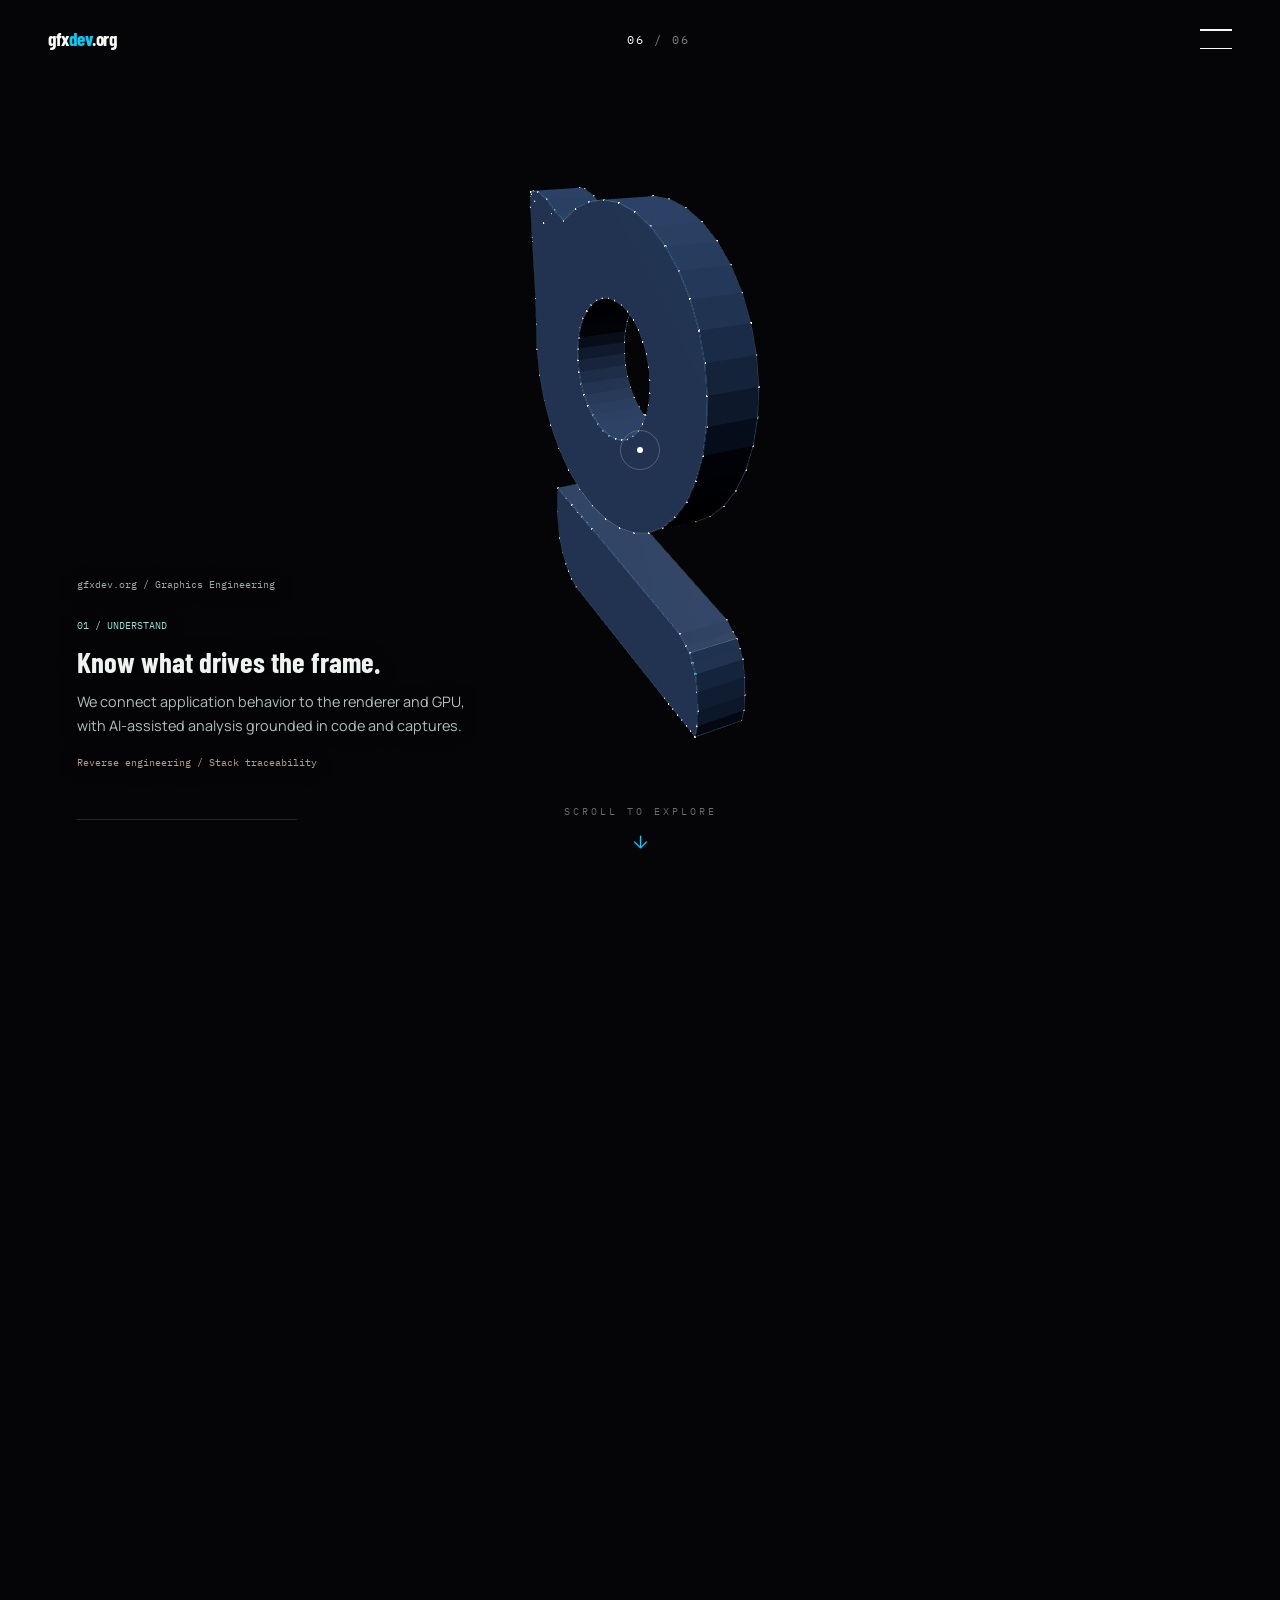
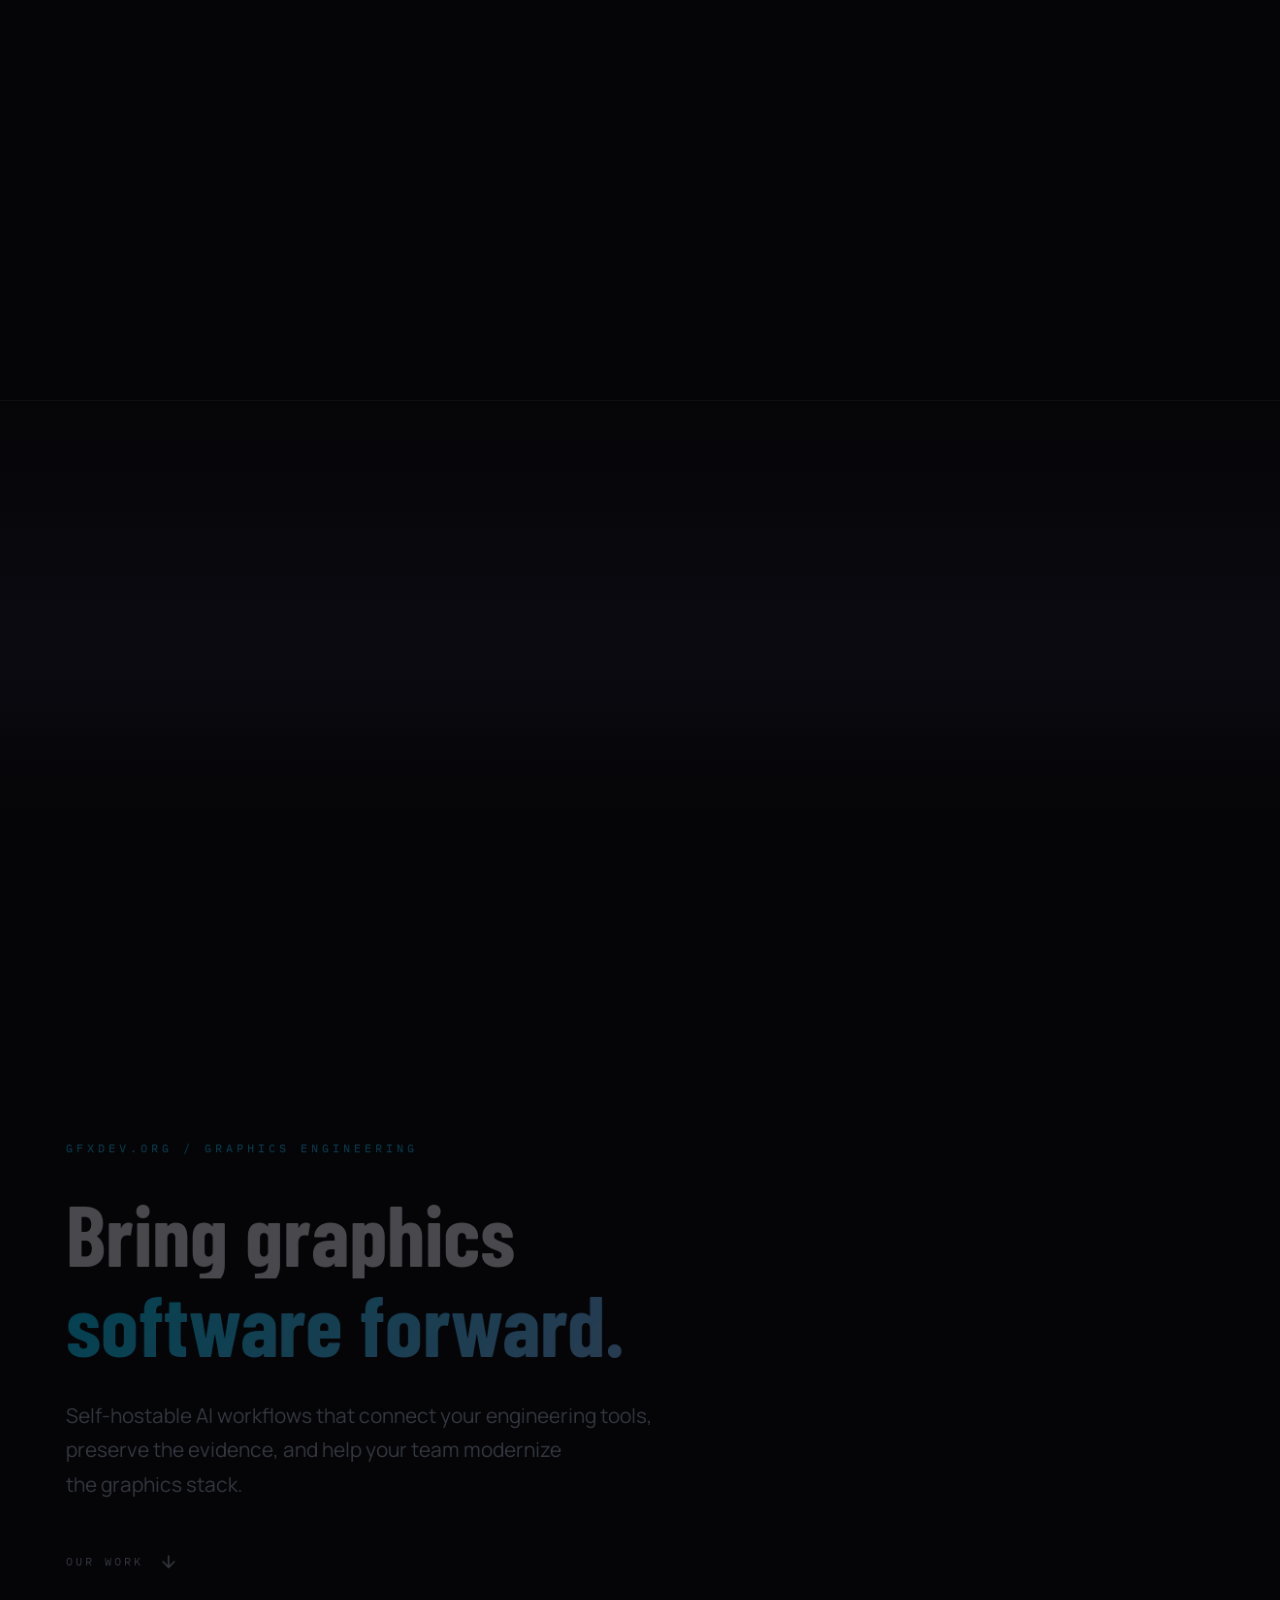
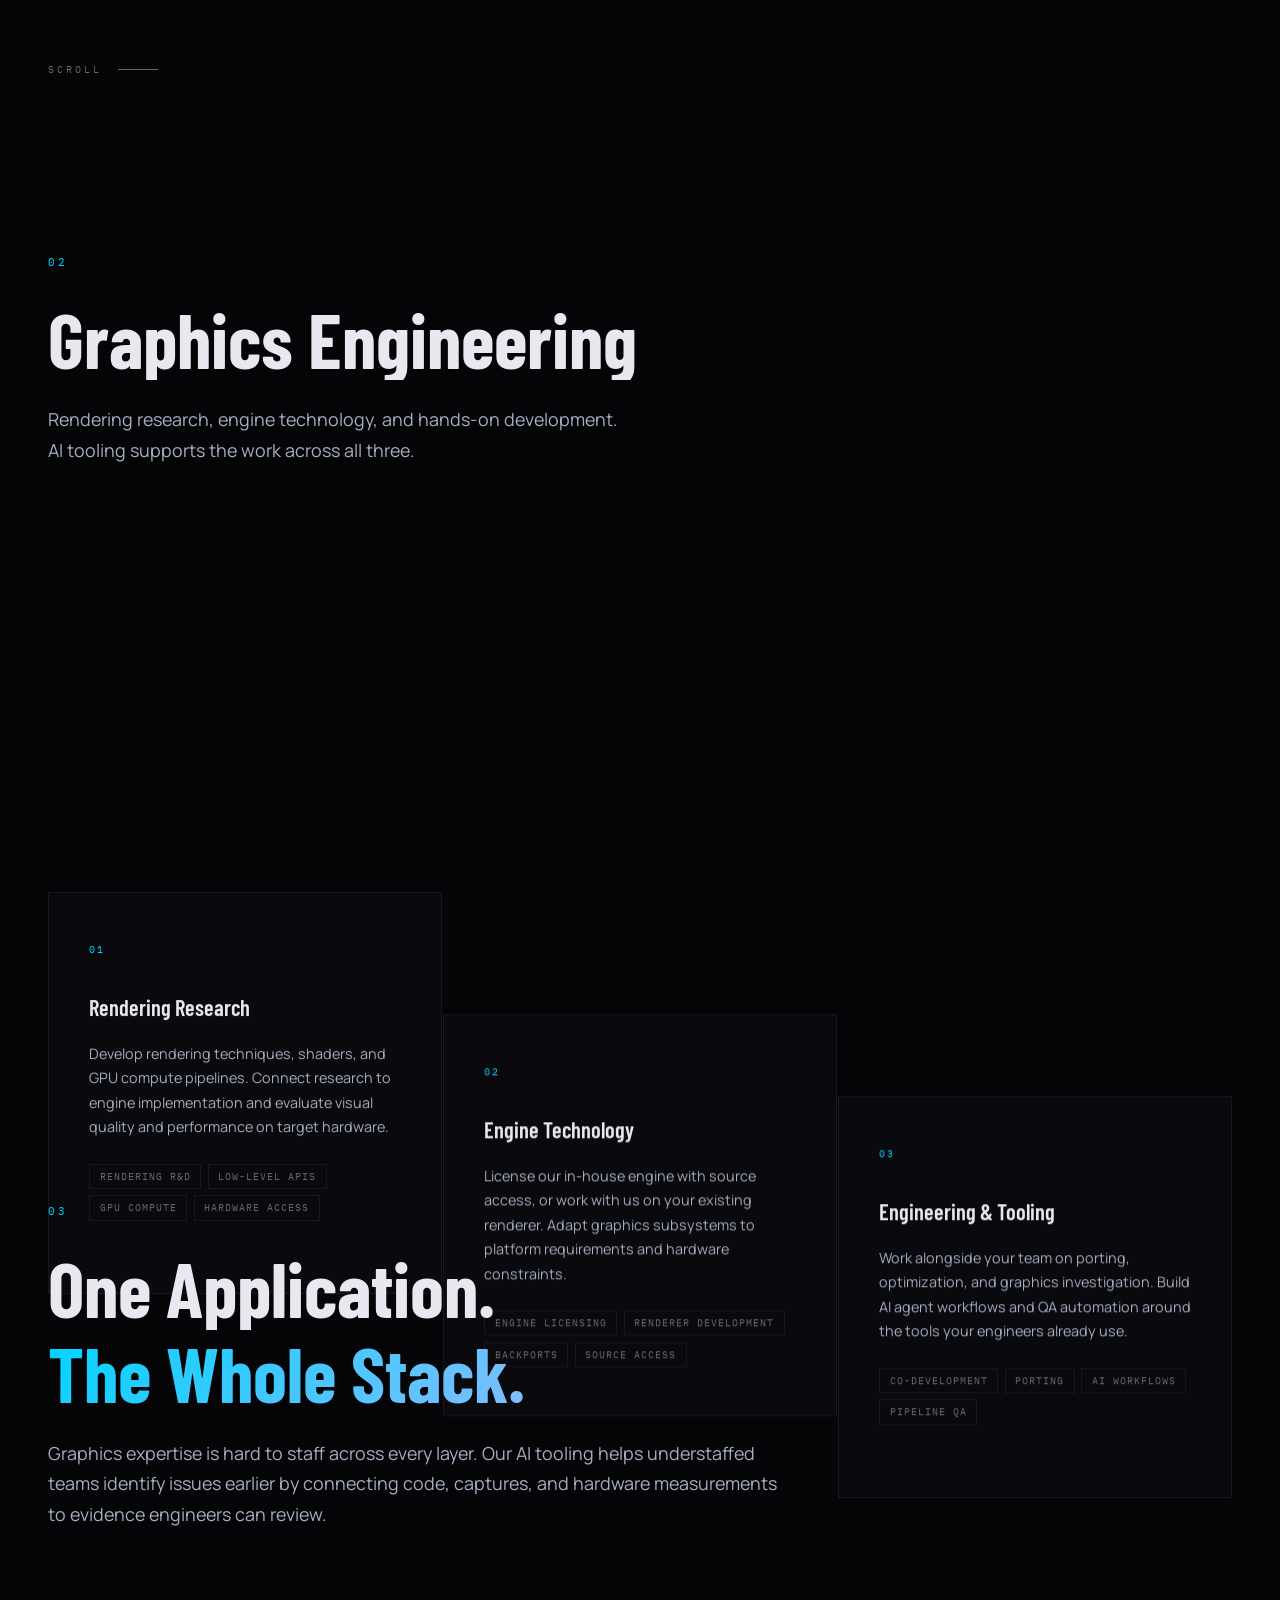
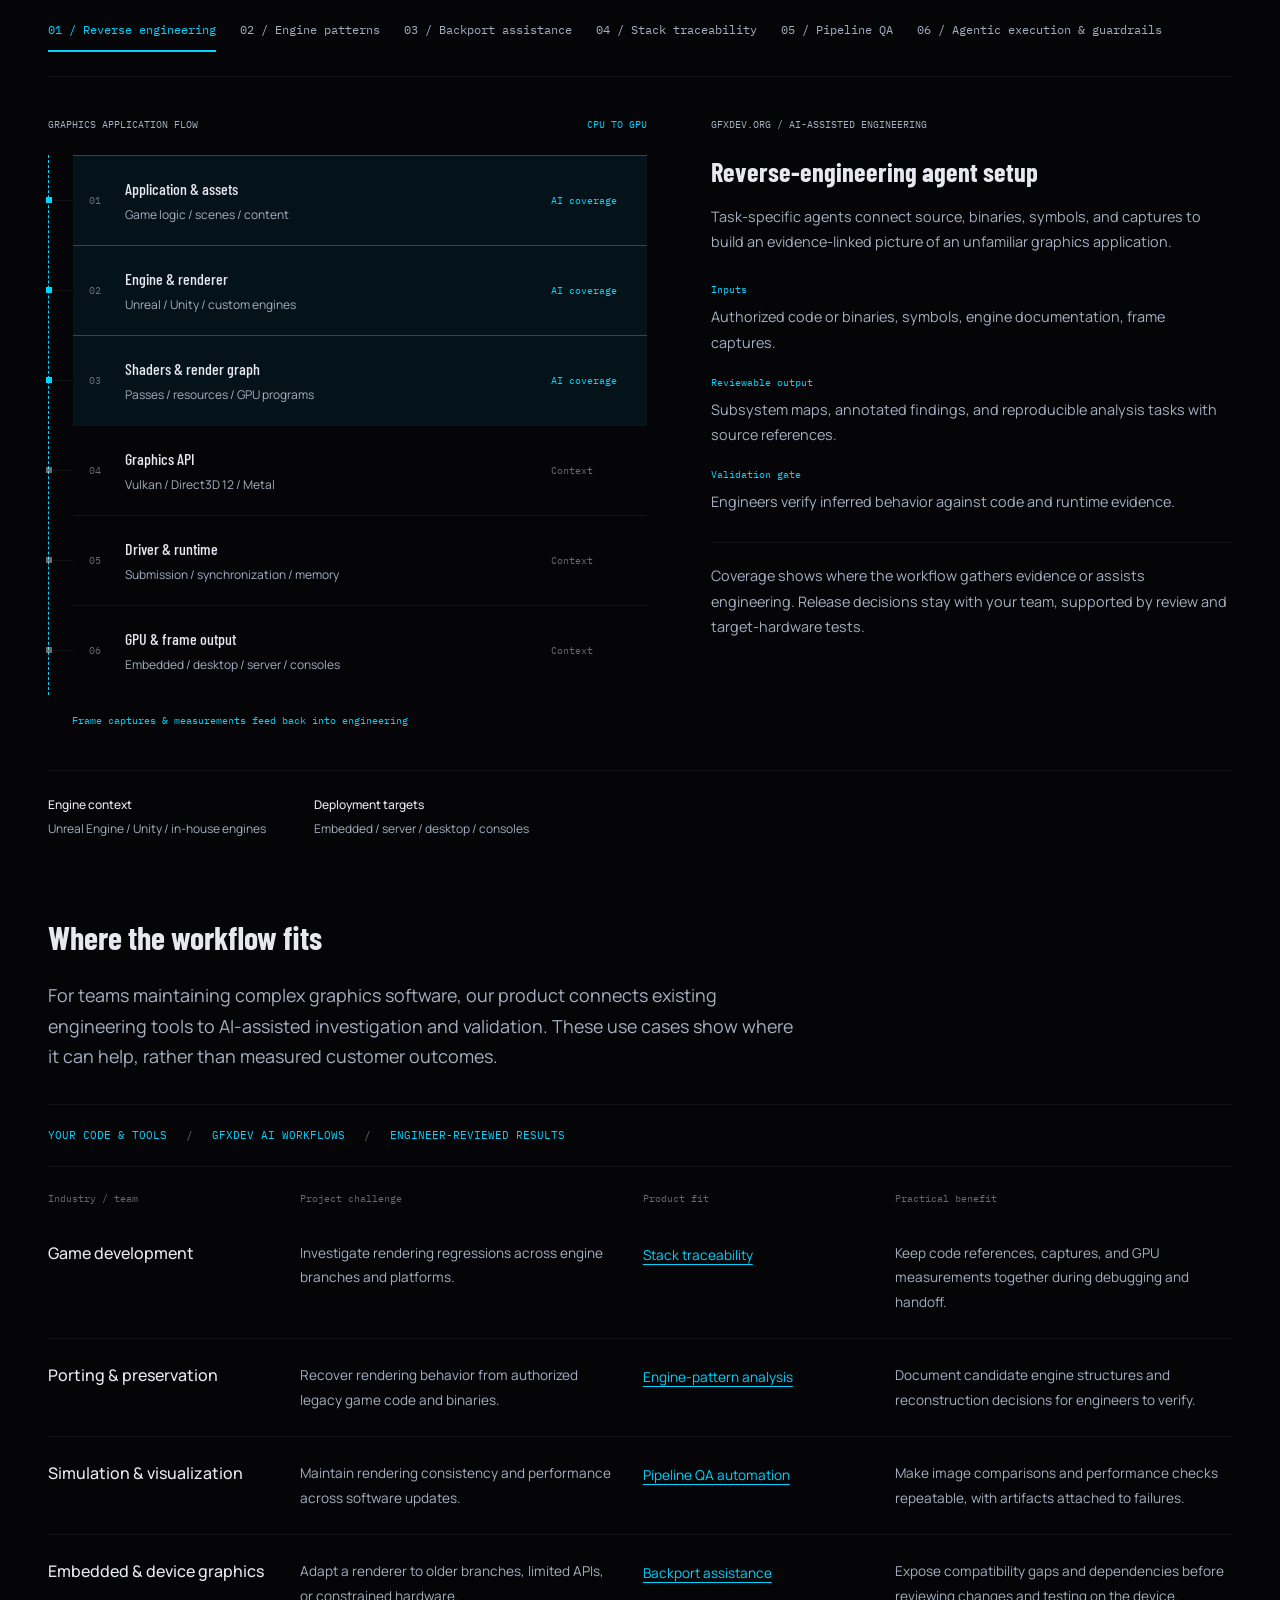
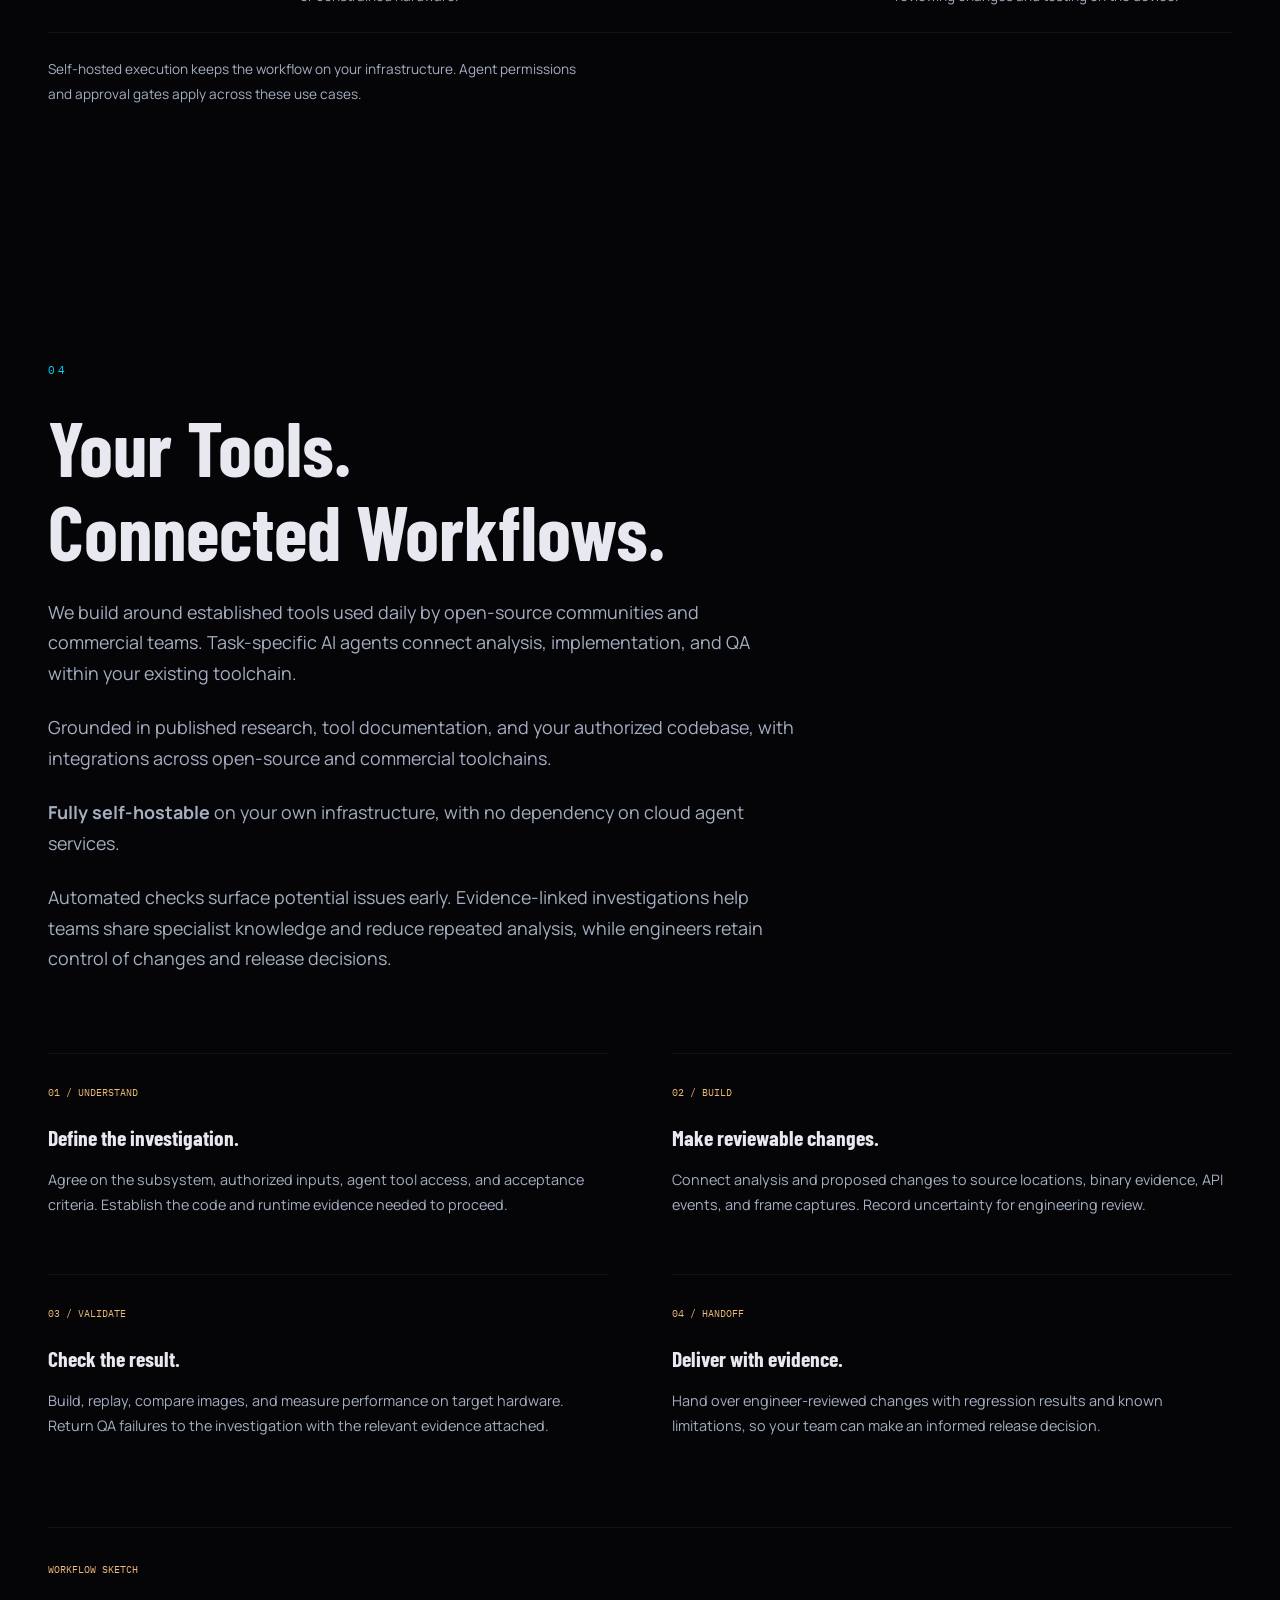
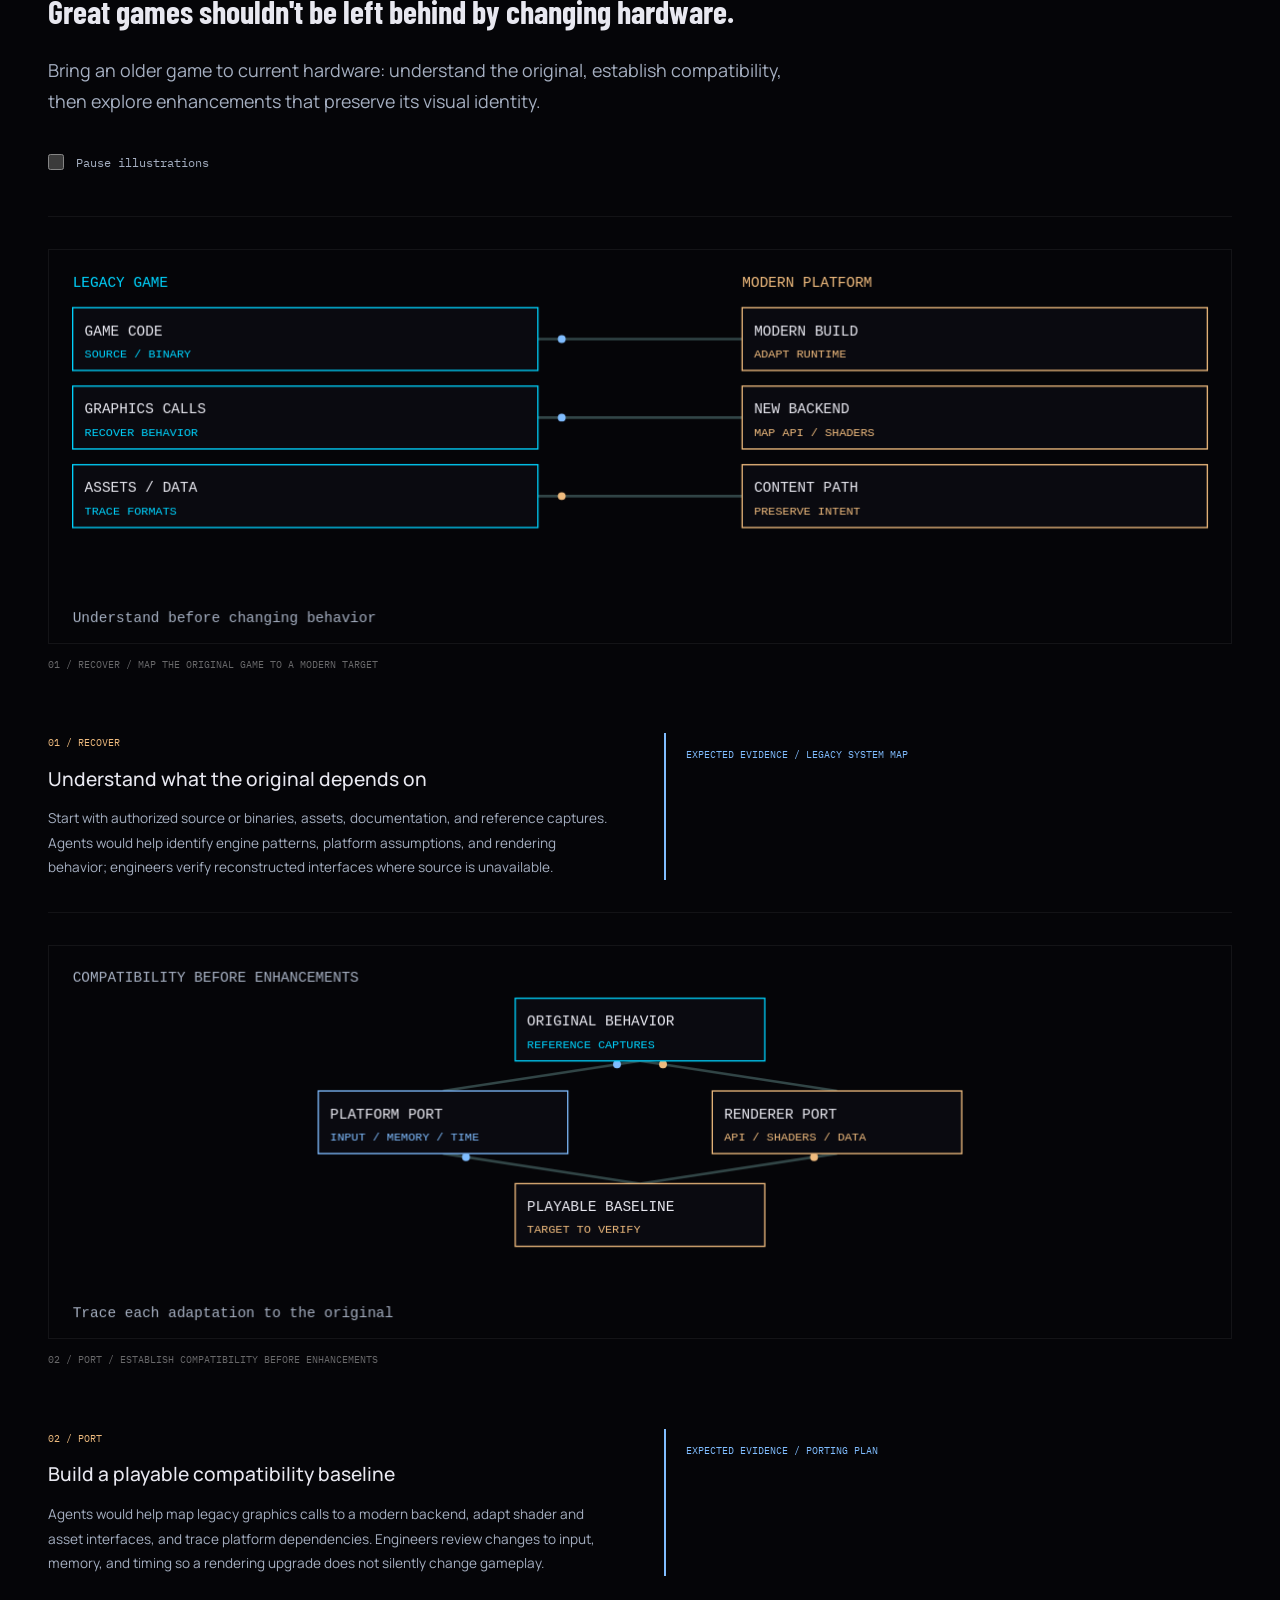
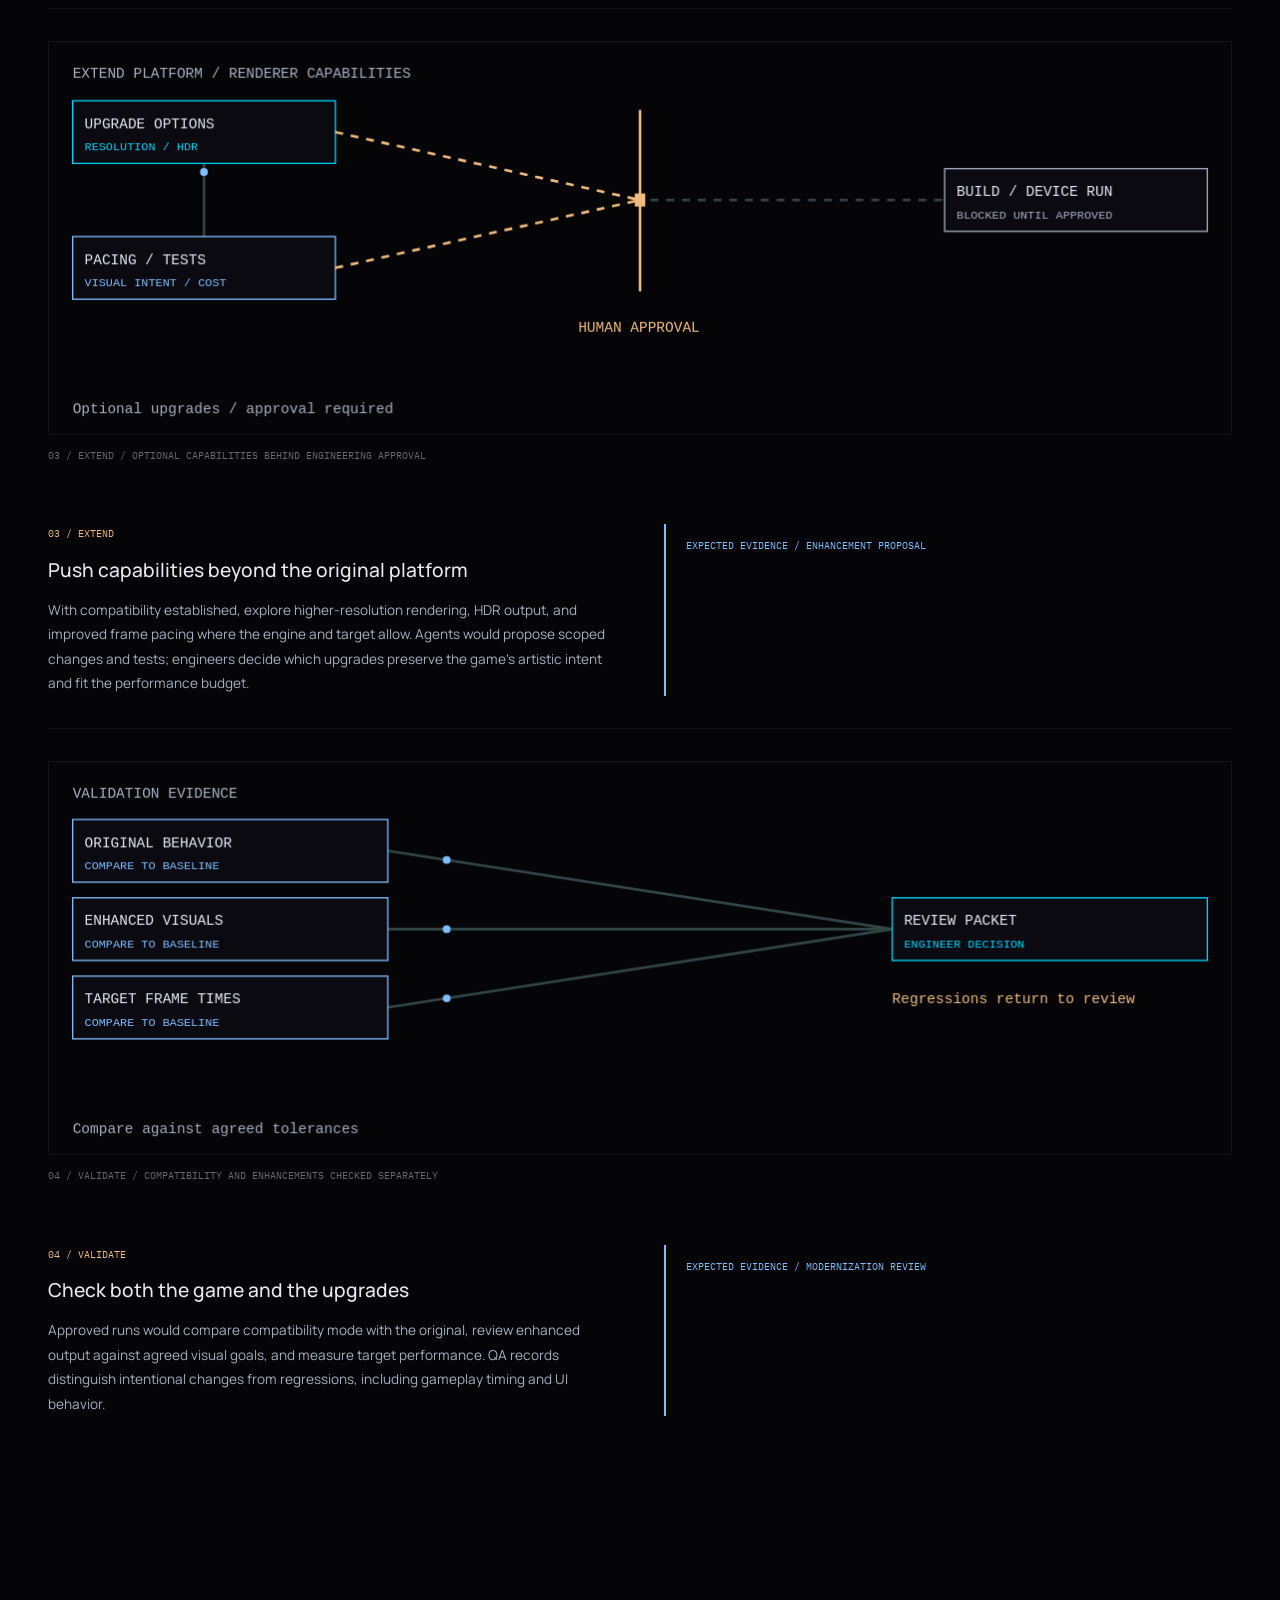
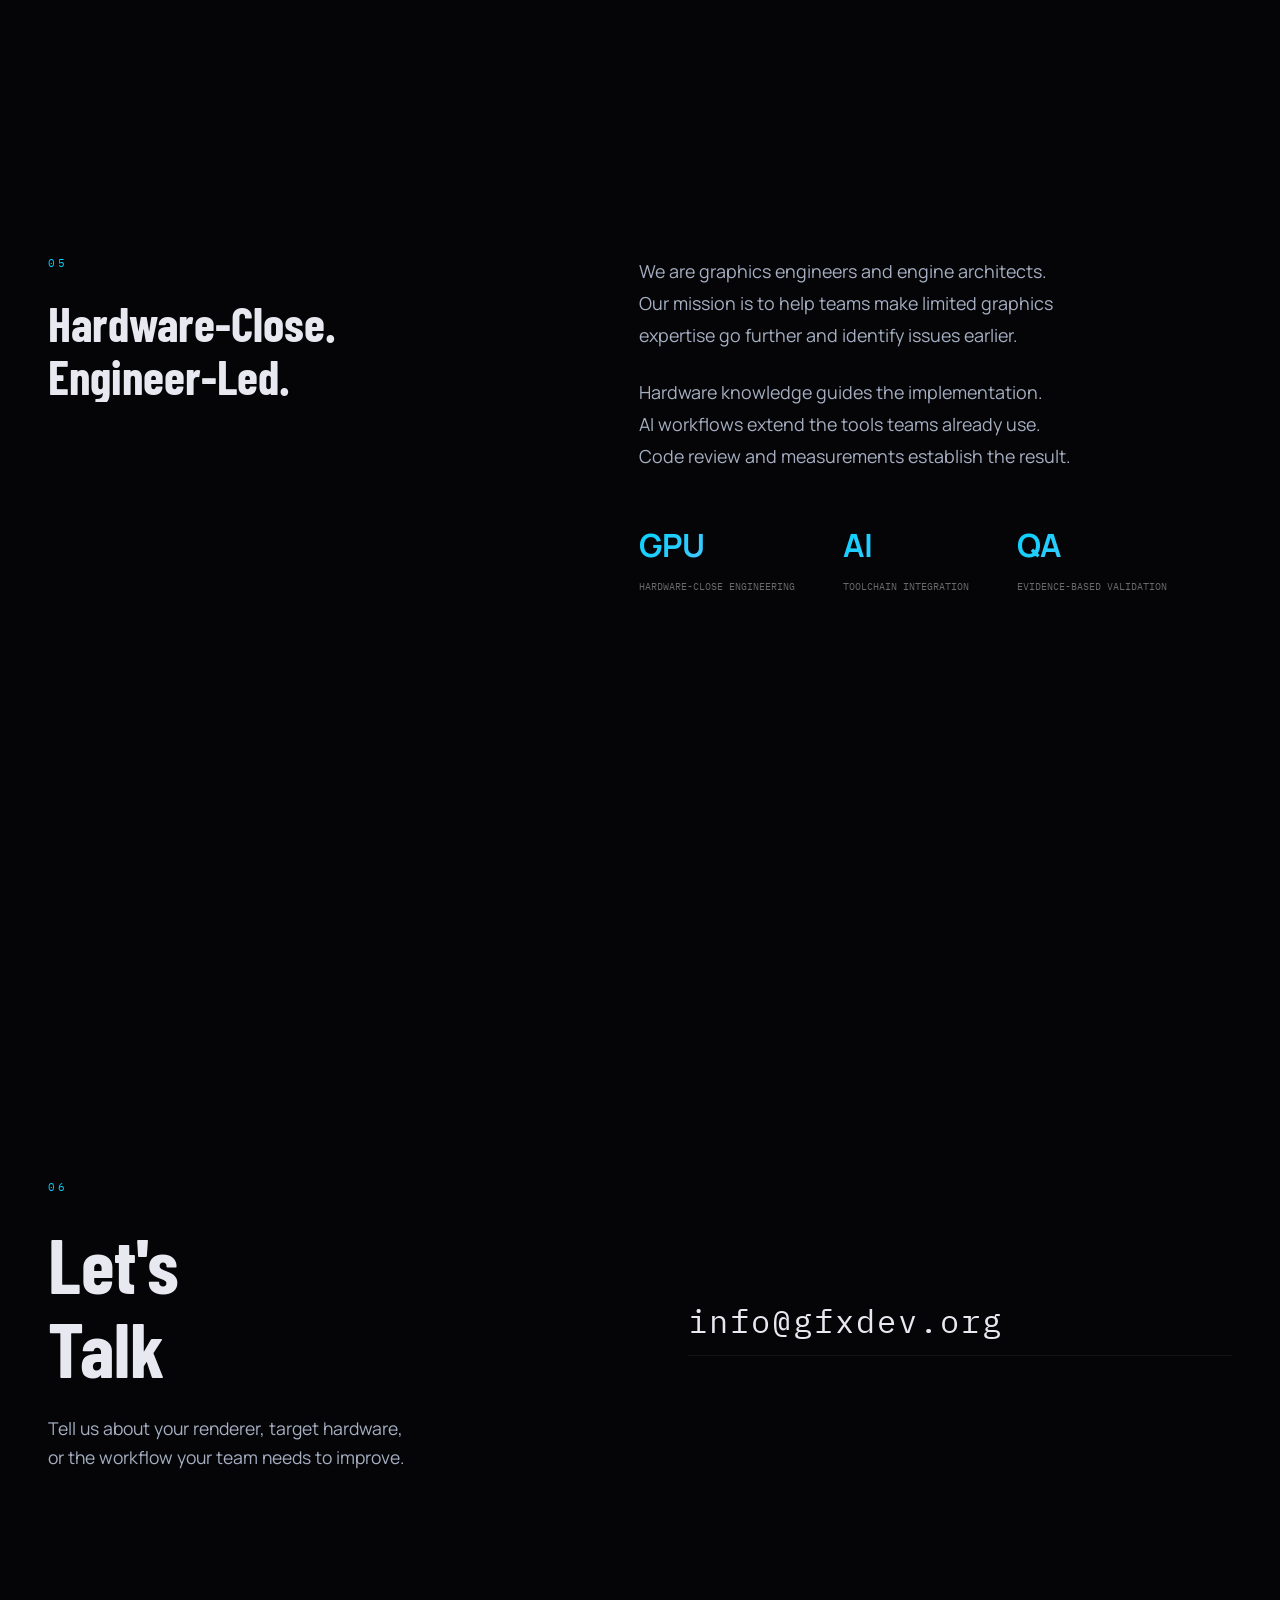
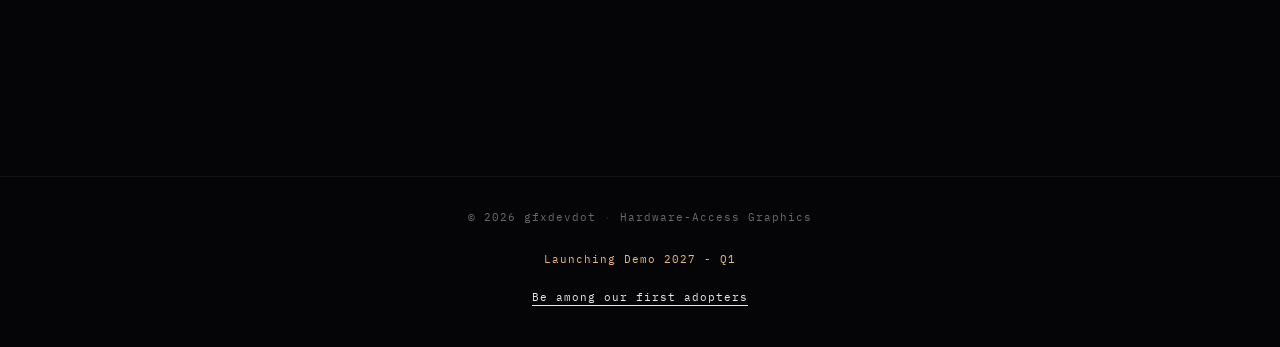
<file: index.html>
<!DOCTYPE html>
<html lang="en">
<head>
  <meta charset="UTF-8" />
  <meta name="viewport" content="width=device-width, initial-scale=1.0" />
  <title>gfxdev.org | Graphics Engineering &amp; AI Workflows</title>
  <meta name="description" content="Hardware-close graphics engineering and AI-assisted workflows. Rendering R&amp;D, engine technology, reverse engineering, backports, and pipeline QA built around your existing tools." />
  <meta name="robots" content="index, follow" />
  <link rel="canonical" href="https://www.gfxdev.org/" />
  <link rel="alternate" type="text/plain" href="/llms.txt" title="Site guide for language models" />
  <meta property="og:type" content="website" />
  <meta property="og:site_name" content="gfxdev.org" />
  <meta property="og:title" content="gfxdev.org | Graphics Engineering &amp; AI Workflows" />
  <meta property="og:description" content="Hardware-close graphics engineering and self-hostable AI workflows that help understaffed teams identify issues earlier." />
  <meta property="og:url" content="https://www.gfxdev.org/" />
  <meta name="twitter:card" content="summary" />
  <meta name="twitter:title" content="gfxdev.org | Graphics Engineering &amp; AI Workflows" />
  <meta name="twitter:description" content="Hardware-close graphics engineering and self-hostable AI workflows that help understaffed teams identify issues earlier." />
  <script type="application/ld+json">
  {
    "@context": "https://schema.org",
    "@graph": [
      {
        "@type": "Organization",
        "@id": "https://www.gfxdev.org/#organization",
        "name": "gfxdev.org",
        "url": "https://www.gfxdev.org/",
        "email": "info@gfxdev.org",
        "description": "Hardware-close graphics engineering and self-hostable AI workflows to help teams make limited specialist expertise go further and identify issues earlier.",
        "knowsAbout": ["Computer graphics", "Rendering research", "Graphics engines", "Graphics software modernization", "Graphics pipeline quality assurance", "Self-hosted AI workflows"]
      },
      {
        "@type": "WebSite",
        "@id": "https://www.gfxdev.org/#website",
        "url": "https://www.gfxdev.org/",
        "name": "gfxdev.org",
        "inLanguage": "en",
        "publisher": { "@id": "https://www.gfxdev.org/#organization" }
      },
      {
        "@type": "WebPage",
        "@id": "https://www.gfxdev.org/#webpage",
        "url": "https://www.gfxdev.org/",
        "name": "gfxdev.org | Graphics Engineering & AI Workflows",
        "description": "Graphics engineering services, stack coverage, and self-hostable AI workflows for investigation, modernization, and validation. Demo planned for Q1 2027.",
        "inLanguage": "en",
        "isPartOf": { "@id": "https://www.gfxdev.org/#website" },
        "about": { "@id": "https://www.gfxdev.org/#organization" }
      }
    ]
  }
  </script>
  <link rel="stylesheet" href="css/style.css" />
  <link rel="icon" href="data:image/svg+xml,<svg xmlns='http://www.w3.org/2000/svg' viewBox='0 0 100 100'><text y='.9em' font-size='90'>◈</text></svg>" />
</head>
<body>

  <div class="preloader" id="preloader">
    <div class="preloader-inner">
      <div class="preloader-logo">
        <span class="pl-g">gfx</span><span class="pl-d">dev</span><span class="pl-dot">.</span>
      </div>
      <div class="preloader-bar">
        <div class="preloader-bar-fill" id="preloaderBar"></div>
      </div>
      <p class="preloader-pct" id="preloaderPct">0</p>
    </div>
  </div>

  <div class="cursor" id="cursor"></div>
  <div class="cursor-dot" id="cursorDot"></div>

  <canvas id="bgCanvas"></canvas>

  <nav class="nav" id="nav">
    <a href="#" class="nav-logo">gfx<span>dev</span>.org</a>
    <div class="nav-index" id="navIndex">
      <span class="nav-index-current" id="navCurrent">01</span>
      <span class="nav-index-sep">/</span>
      <span class="nav-index-total">06</span>
    </div>
    <button class="nav-menu-btn" id="navMenuBtn" aria-label="Menu">
      <span></span><span></span>
    </button>
  </nav>

  <div class="menu-overlay" id="menuOverlay">
    <div class="menu-inner">
      <ul class="menu-links">
        <li><a href="#hero" data-index="01">Home</a></li>
        <li><a href="#services" data-index="02">Services</a></li>
        <li><a href="#platforms" data-index="03">Graphics Stack</a></li>
        <li><a href="#experience" data-index="04">Our Workflow</a></li>
        <li><a href="#about" data-index="05">About</a></li>
        <li><a href="#contact" data-index="06">Contact</a></li>
      </ul>
      <div class="menu-footer">
        <a href="mailto:info@gfxdev.org">info@gfxdev.org</a>
      </div>
    </div>
  </div>

  <div class="scroll-progress" id="scrollProgress"></div>

  <section class="intro" id="introSection">
    <canvas id="introCanvas"></canvas>
    <div class="intro-overlay">
      <div class="intro-story" id="introStory">
        <p class="intro-story-brand">gfxdev.org / Graphics Engineering</p>
        <div class="intro-chapters">
          <article class="intro-chapter is-active" data-chapter="0">
            <p class="intro-chapter-index">01 / UNDERSTAND</p>
            <h2>Know what drives the frame.</h2>
            <p>We connect application behavior to the renderer and GPU, with AI-assisted analysis grounded in code and captures.</p>
            <p class="intro-chapter-detail">Reverse engineering / Stack traceability</p>
          </article>
          <article class="intro-chapter" data-chapter="1" aria-hidden="true" inert>
            <p class="intro-chapter-index">02 / BUILD</p>
            <h2>Make the stack work for you.</h2>
            <p>Rendering research, engine development, and graphics backports supported by AI workflows built around existing tools.</p>
            <p class="intro-chapter-detail">Rendering R&amp;D / Engine technology / Backports</p>
          </article>
          <article class="intro-chapter" data-chapter="2" aria-hidden="true" inert>
            <p class="intro-chapter-index">03 / VALIDATE</p>
            <h2>Prove it on the hardware.</h2>
            <p>Reviewable changes, repeatable graphics QA, and performance measurements on the devices you need to support.</p>
            <p class="intro-chapter-detail">Pipeline QA / Target testing / Engineering review</p>
          </article>
        </div>
        <div class="intro-chapter-track" aria-hidden="true"><span></span></div>
      </div>
      <div class="intro-scroll-prompt" id="introScrollPrompt">
        <span>Scroll to explore</span>
        <div class="intro-scroll-arrow">
          <svg viewBox="0 0 24 24" fill="none"><path d="M12 5v14M5 12l7 7 7-7" stroke="currentColor" stroke-width="1.5" stroke-linecap="round" stroke-linejoin="round"/></svg>
        </div>
      </div>
    </div>
  </section>

  <section class="intro-band" id="introBand">
    <div class="intro-band-inner">
      <div class="intro-band-left">
        <p class="intro-label intro-title" data-order="1">HARDWARE</p>
        <p class="intro-label intro-title" data-order="2">ACCESS</p>
        <p class="intro-label intro-title" data-order="3">GRAPHICS</p>
      </div>
      <div class="intro-band-right">
        <p class="intro-label intro-meta" data-order="4">FOUNDED IN 2026</p>
        <p class="intro-label intro-desc" data-order="5">GRAPHICS ENGINEERING FROM APPLICATION CODE TO GPU EXECUTION.</p>
        <p class="intro-label intro-desc" data-order="6">AI-ASSISTED WORKFLOWS BUILT ON ESTABLISHED TOOLS, WITH RESULTS VERIFIED ON TARGET HARDWARE.</p>
      </div>
    </div>
  </section>

  <main id="smoothWrapper">

    <section class="section section--hero" id="hero" data-index="01">
      <div class="section-inner">
        <p class="hero-label reveal-text" data-delay="0.6">
          <span class="reveal-line"><span>gfxdev.org / Graphics Engineering</span></span>
        </p>
        <h1 class="hero-title">
          <span class="reveal-line" data-delay="0.2"><span>Bring graphics</span></span>
          <span class="reveal-line" data-delay="0.35"><span class="accent">software forward.</span></span>
        </h1>
        <p class="hero-sub reveal-text" data-delay="0.8">
          <span class="reveal-line"><span>Self-hostable AI workflows that connect your engineering tools,</span></span>
          <span class="reveal-line"><span>preserve the evidence, and help your team modernize</span></span>
          <span class="reveal-line"><span>the graphics stack.</span></span>
        </p>
        <div class="hero-cta reveal-fade" data-delay="1.1">
          <a href="#services" class="btn-circle">
            <span>Our Work</span>
            <svg viewBox="0 0 24 24"><path d="M12 5v14M5 12l7 7 7-7" stroke="currentColor" stroke-width="2" fill="none" stroke-linecap="round" stroke-linejoin="round"/></svg>
          </a>
        </div>
      </div>
      <div class="scroll-hint" id="scrollHint">
        <span>Scroll</span>
        <div class="scroll-hint-line"></div>
      </div>
    </section>

    <section class="section section--services" id="services" data-index="02">
      <div class="section-inner">
        <div class="section-header">
          <span class="section-num">02</span>
          <h2 class="section-title">
            <span class="reveal-line"><span>Graphics Engineering</span></span>
          </h2>
          <p class="section-sub reveal-text">
            <span class="reveal-line"><span>Rendering research, engine technology, and hands-on development.</span></span>
            <span class="reveal-line"><span>AI tooling supports the work across all three.</span></span>
          </p>
        </div>
        <div class="services-row">
          <article class="svc" data-parallax="0.08">
            <span class="svc-index">01</span>
            <h3 class="svc-title">Rendering Research</h3>
            <p class="svc-desc">Develop rendering techniques, shaders, and GPU compute pipelines. Connect research to engine implementation and evaluate visual quality and performance on target hardware.</p>
            <div class="svc-tags"><span>Rendering R&amp;D</span><span>Low-Level APIs</span><span>GPU Compute</span><span>Hardware Access</span></div>
          </article>
          <article class="svc" data-parallax="0.12">
            <span class="svc-index">02</span>
            <h3 class="svc-title">Engine Technology</h3>
            <p class="svc-desc">License our in-house engine with source access, or work with us on your existing renderer. Adapt graphics subsystems to platform requirements and hardware constraints.</p>
            <div class="svc-tags"><span>Engine Licensing</span><span>Renderer Development</span><span>Backports</span><span>Source Access</span></div>
          </article>
          <article class="svc" data-parallax="0.16">
            <span class="svc-index">03</span>
            <h3 class="svc-title">Engineering &amp; Tooling</h3>
            <p class="svc-desc">Work alongside your team on porting, optimization, and graphics investigation. Build AI agent workflows and QA automation around the tools your engineers already use.</p>
            <div class="svc-tags"><span>Co-Development</span><span>Porting</span><span>AI Workflows</span><span>Pipeline QA</span></div>
          </article>
        </div>
      </div>
    </section>

    <section class="section section--platforms" id="platforms" data-index="03">
      <div class="section-inner">
        <div class="section-header">
          <span class="section-num">03</span>
          <h2 class="section-title">
            <span class="reveal-line"><span>One Application.</span></span>
            <span class="reveal-line"><span class="accent">The Whole Stack.</span></span>
          </h2>
          <p class="section-sub">Graphics expertise is hard to staff across every layer. Our AI tooling helps understaffed teams identify issues earlier by connecting code, captures, and hardware measurements to evidence engineers can review.</p>
        </div>
        <div class="stack-workbench" id="stackWorkbench">
          <div class="workflow-modes" role="group" aria-label="AI workflow coverage">
            <button type="button" data-workflow="analysis" aria-pressed="true">01 / Reverse engineering</button>
            <button type="button" data-workflow="patterns" aria-pressed="false">02 / Engine patterns</button>
            <button type="button" data-workflow="backport" aria-pressed="false">03 / Backport assistance</button>
            <button type="button" data-workflow="trace" aria-pressed="false">04 / Stack traceability</button>
            <button type="button" data-workflow="qa" aria-pressed="false">05 / Pipeline QA</button>
            <button type="button" data-workflow="execution" aria-pressed="false">06 / Agentic execution &amp; guardrails</button>
          </div>
          <div class="stack-layout">
            <div class="stack-graph" role="group" aria-label="Graphics application flow and AI workflow coverage">
              <p class="stack-label">GRAPHICS APPLICATION FLOW <span>CPU TO GPU</span></p>
              <ol class="stack-layers">
                <li data-layer="application" class="is-covered"><span class="stack-order">01</span><div><h3>Application &amp; assets</h3><p>Game logic / scenes / content</p></div><span class="stack-coverage">AI coverage</span></li>
                <li data-layer="engine" class="is-covered"><span class="stack-order">02</span><div><h3>Engine &amp; renderer</h3><p>Unreal / Unity / custom engines</p></div><span class="stack-coverage">AI coverage</span></li>
                <li data-layer="shaders" class="is-covered"><span class="stack-order">03</span><div><h3>Shaders &amp; render graph</h3><p>Passes / resources / GPU programs</p></div><span class="stack-coverage">AI coverage</span></li>
                <li data-layer="api"><span class="stack-order">04</span><div><h3>Graphics API</h3><p>Vulkan / Direct3D 12 / Metal</p></div><span class="stack-coverage">Context</span></li>
                <li data-layer="driver"><span class="stack-order">05</span><div><h3>Driver &amp; runtime</h3><p>Submission / synchronization / memory</p></div><span class="stack-coverage">Context</span></li>
                <li data-layer="hardware"><span class="stack-order">06</span><div><h3>GPU &amp; frame output</h3><p>Embedded / desktop / server / consoles</p></div><span class="stack-coverage">Context</span></li>
              </ol>
              <p class="stack-feedback">Frame captures &amp; measurements feed back into engineering</p>
            </div>
            <aside class="workflow-detail" aria-live="polite" aria-atomic="true">
              <p class="stack-label">GFXDEV.ORG / AI-ASSISTED ENGINEERING</p>
              <h3 id="workflowTitle">Reverse-engineering agent setup</h3>
              <p id="workflowSummary">Task-specific agents connect source, binaries, symbols, and captures to build an evidence-linked picture of an unfamiliar graphics application.</p>
              <dl>
                <dt>Inputs</dt><dd id="workflowInputs">Authorized code or binaries, symbols, engine documentation, frame captures.</dd>
                <dt>Reviewable output</dt><dd id="workflowOutput">Subsystem maps, annotated findings, and reproducible analysis tasks with source references.</dd>
                <dt>Validation gate</dt><dd id="workflowGate">Engineers verify inferred behavior against code and runtime evidence.</dd>
              </dl>
              <p class="workflow-boundary">Coverage shows where the workflow gathers evidence or assists engineering. Release decisions stay with your team, supported by review and target-hardware tests.</p>
            </aside>
          </div>
          <div class="stack-context"><p><strong>Engine context</strong> Unreal Engine / Unity / in-house engines</p><p><strong>Deployment targets</strong> Embedded / server / desktop / consoles</p></div>
        </div>
        <div class="industry-map" aria-labelledby="industryTitle">
          <h3 id="industryTitle">Where the workflow fits</h3>
          <p class="section-sub">For teams maintaining complex graphics software, our product connects existing engineering tools to AI-assisted investigation and validation. These use cases show where it can help, rather than measured customer outcomes.</p>
          <p class="industry-product">YOUR CODE &amp; TOOLS <span aria-hidden="true">/</span> GFXDEV AI WORKFLOWS <span aria-hidden="true">/</span> ENGINEER-REVIEWED RESULTS</p>
          <div class="industry-columns" aria-hidden="true"><span>Industry / team</span><span>Project challenge</span><span>Product fit</span><span>Practical benefit</span></div>
          <ul class="industry-lanes">
            <li><div><span class="industry-caption">Industry / team</span><h4>Game development</h4></div><div><span class="industry-caption">Project challenge</span><p>Investigate rendering regressions across engine branches and platforms.</p></div><div><span class="industry-caption">Product fit</span><a href="#stackWorkbench" data-use-workflow="trace">Stack traceability</a></div><div><span class="industry-caption">Practical benefit</span><p>Keep code references, captures, and GPU measurements together during debugging and handoff.</p></div></li>
            <li><div><span class="industry-caption">Industry / team</span><h4>Porting &amp; preservation</h4></div><div><span class="industry-caption">Project challenge</span><p>Recover rendering behavior from authorized legacy game code and binaries.</p></div><div><span class="industry-caption">Product fit</span><a href="#stackWorkbench" data-use-workflow="patterns">Engine-pattern analysis</a></div><div><span class="industry-caption">Practical benefit</span><p>Document candidate engine structures and reconstruction decisions for engineers to verify.</p></div></li>
            <li><div><span class="industry-caption">Industry / team</span><h4>Simulation &amp; visualization</h4></div><div><span class="industry-caption">Project challenge</span><p>Maintain rendering consistency and performance across software updates.</p></div><div><span class="industry-caption">Product fit</span><a href="#stackWorkbench" data-use-workflow="qa">Pipeline QA automation</a></div><div><span class="industry-caption">Practical benefit</span><p>Make image comparisons and performance checks repeatable, with artifacts attached to failures.</p></div></li>
            <li><div><span class="industry-caption">Industry / team</span><h4>Embedded &amp; device graphics</h4></div><div><span class="industry-caption">Project challenge</span><p>Adapt a renderer to older branches, limited APIs, or constrained hardware.</p></div><div><span class="industry-caption">Product fit</span><a href="#stackWorkbench" data-use-workflow="backport">Backport assistance</a></div><div><span class="industry-caption">Practical benefit</span><p>Expose compatibility gaps and dependencies before reviewing changes and testing on the device.</p></div></li>
          </ul>
          <p class="industry-note">Self-hosted execution keeps the workflow on your infrastructure. Agent permissions and approval gates apply across these use cases.</p>
        </div>
      </div>
    </section>

    <section class="section section--experience" id="experience" data-index="04">
      <div class="section-inner">
        <div class="section-header">
          <span class="section-num">04</span>
          <h2 class="section-title">
            <span class="reveal-line"><span>Your Tools.</span></span>
            <span class="reveal-line"><span>Connected Workflows.</span></span>
          </h2>
          <p class="section-sub">We build around established tools used daily by open-source communities and commercial teams. Task-specific AI agents connect analysis, implementation, and QA within your existing toolchain.</p>
          <p class="section-sub">Grounded in published research, tool documentation, and your authorized codebase, with integrations across open-source and commercial toolchains.</p>
          <p class="section-sub"><strong>Fully self-hostable</strong> on your own infrastructure, with no dependency on cloud agent services.</p>
          <p class="section-sub">Automated checks surface potential issues early. Evidence-linked investigations help teams share specialist knowledge and reduce repeated analysis, while engineers retain control of changes and release decisions.</p>
        </div>
        <ol class="workflow-gates">
          <li><span>01 / UNDERSTAND</span><h3>Define the investigation.</h3><p>Agree on the subsystem, authorized inputs, agent tool access, and acceptance criteria. Establish the code and runtime evidence needed to proceed.</p></li>
          <li><span>02 / BUILD</span><h3>Make reviewable changes.</h3><p>Connect analysis and proposed changes to source locations, binary evidence, API events, and frame captures. Record uncertainty for engineering review.</p></li>
          <li><span>03 / VALIDATE</span><h3>Check the result.</h3><p>Build, replay, compare images, and measure performance on target hardware. Return QA failures to the investigation with the relevant evidence attached.</p></li>
          <li><span>04 / HANDOFF</span><h3>Deliver with evidence.</h3><p>Hand over engineer-reviewed changes with regression results and known limitations, so your team can make an informed release decision.</p></li>
        </ol>
        <section class="workflow-example" aria-labelledby="exampleTitle">
          <p class="example-label">WORKFLOW SKETCH</p>
          <h3 id="exampleTitle">Great games shouldn't be left behind by changing hardware.</h3>
          <p class="section-sub">Bring an older game to current hardware: understand the original, establish compatibility, then explore enhancements that preserve its visual identity.</p>
          <label class="sketch-motion"><input type="checkbox" id="sketchPause" /> Pause illustrations</label>
          <ol class="example-steps">
            <li>
              <figure class="sketch-visual"><canvas data-sketch="capture" role="img" aria-label="Legacy game code, graphics calls, and assets mapped to a modern build, graphics backend, and content pipeline."></canvas><figcaption>01 / RECOVER / MAP THE ORIGINAL GAME TO A MODERN TARGET</figcaption></figure>
              <div class="example-action"><span class="example-label">01 / RECOVER</span><h4>Understand what the original depends on</h4><p>Start with authorized source or binaries, assets, documentation, and reference captures. Agents would help identify engine patterns, platform assumptions, and rendering behavior; engineers verify reconstructed interfaces where source is unavailable.</p></div>
              <details class="example-artifact"><summary class="example-label">EXPECTED EVIDENCE / LEGACY SYSTEM MAP</summary><dl><dt>Inputs</dt><dd>Authorized game materials, tool output, reference scenes, and target requirements.</dd><dt>Trace</dt><dd>Game code, graphics calls, asset formats, and timing assumptions.</dd><dt>Baseline</dt><dd>Document original behavior and unknowns before changing it.</dd></dl></details>
            </li>
            <li>
              <figure class="sketch-visual"><canvas data-sketch="trace" role="img" aria-label="Original game behavior feeds platform adaptation and renderer adaptation paths, which converge on a playable compatibility baseline."></canvas><figcaption>02 / PORT / ESTABLISH COMPATIBILITY BEFORE ENHANCEMENTS</figcaption></figure>
              <div class="example-action"><span class="example-label">02 / PORT</span><h4>Build a playable compatibility baseline</h4><p>Agents would help map legacy graphics calls to a modern backend, adapt shader and asset interfaces, and trace platform dependencies. Engineers review changes to input, memory, and timing so a rendering upgrade does not silently change gameplay.</p></div>
              <details class="example-artifact"><summary class="example-label">EXPECTED EVIDENCE / PORTING PLAN</summary><dl><dt>Platform</dt><dd>Build and runtime changes for the selected operating system and hardware.</dd><dt>Renderer</dt><dd>A proposed Vulkan, Direct3D 12, or Metal path with documented compatibility gaps.</dd><dt>Gate</dt><dd>Confirm representative scenes and gameplay against the original baseline.</dd></dl></details>
            </li>
            <li>
              <figure class="sketch-visual"><canvas data-sketch="proposal" role="img" aria-label="Optional resolution, HDR, and frame-pacing proposals with a visual-intent test plan stop at engineer approval before target execution."></canvas><figcaption>03 / EXTEND / OPTIONAL CAPABILITIES BEHIND ENGINEERING APPROVAL</figcaption></figure>
              <div class="example-action"><span class="example-label">03 / EXTEND</span><h4>Push capabilities beyond the original platform</h4><p>With compatibility established, explore higher-resolution rendering, HDR output, and improved frame pacing where the engine and target allow. Agents would propose scoped changes and tests; engineers decide which upgrades preserve the game's artistic intent and fit the performance budget.</p></div>
              <details class="example-artifact"><summary class="example-label">EXPECTED EVIDENCE / ENHANCEMENT PROPOSAL</summary><dl><dt>Options</dt><dd>Resolution scaling, an HDR output path, and frame-pacing improvements.</dd><dt>Tradeoffs</dt><dd>Content precision, UI scaling, simulation timing, and GPU cost require separate review.</dd><dt>Guardrail</dt><dd>Approve each change and tool run; retain a compatibility mode for comparison.</dd></dl></details>
            </li>
            <li>
              <figure class="sketch-visual"><canvas data-sketch="validation" role="img" aria-label="Original-behavior checks, enhanced-mode visual review, and target performance measurements feed an engineer release review."></canvas><figcaption>04 / VALIDATE / COMPATIBILITY AND ENHANCEMENTS CHECKED SEPARATELY</figcaption></figure>
              <div class="example-action"><span class="example-label">04 / VALIDATE</span><h4>Check both the game and the upgrades</h4><p>Approved runs would compare compatibility mode with the original, review enhanced output against agreed visual goals, and measure target performance. QA records distinguish intentional changes from regressions, including gameplay timing and UI behavior.</p></div>
              <details class="example-artifact"><summary class="example-label">EXPECTED EVIDENCE / MODERNIZATION REVIEW</summary><dl><dt>Evidence</dt><dd>Builds, replay logs, frame comparisons, API validation, and frame-time measurements.</dd><dt>Acceptance</dt><dd>Compatibility checks, approved visual changes, and target budgets reviewed by engineers.</dd></dl></details>
            </li>
          </ol>
        </section>
      </div>
    </section>

    <section class="section section--about" id="about" data-index="05">
      <div class="section-inner">
        <div class="about-layout">
          <div class="about-left">
            <span class="section-num">05</span>
            <h2 class="section-title">
              <span class="reveal-line"><span>Hardware-Close.</span></span>
              <span class="reveal-line"><span>Engineer-Led.</span></span>
            </h2>
          </div>
          <div class="about-right">
            <p class="about-body reveal-text">
              <span class="reveal-line"><span>We are graphics engineers and engine architects.</span></span>
              <span class="reveal-line"><span>Our mission is to help teams make limited graphics</span></span>
              <span class="reveal-line"><span>expertise go further and identify issues earlier.</span></span>
            </p>
            <p class="about-body reveal-text" data-delay="0.3">
              <span class="reveal-line"><span>Hardware knowledge guides the implementation.</span></span>
              <span class="reveal-line"><span>AI workflows extend the tools teams already use.</span></span>
              <span class="reveal-line"><span>Code review and measurements establish the result.</span></span>
            </p>
            <div class="about-stats">
              <div class="about-stat">
                <span class="about-stat-val">GPU</span>
                <span class="about-stat-label">Hardware-Close Engineering</span>
              </div>
              <div class="about-stat">
                <span class="about-stat-val">AI</span>
                <span class="about-stat-label">Toolchain Integration</span>
              </div>
              <div class="about-stat">
                <span class="about-stat-val">QA</span>
                <span class="about-stat-label">Evidence-Based Validation</span>
              </div>
            </div>
          </div>
        </div>
      </div>
    </section>

    <section class="section section--contact" id="contact" data-index="06">
      <div class="section-inner">
        <div class="contact-layout">
          <div class="contact-left">
            <span class="section-num">06</span>
            <h2 class="section-title">
              <span class="reveal-line"><span>Let's</span></span>
              <span class="reveal-line"><span>Talk</span></span>
            </h2>
            <p class="contact-sub reveal-text" data-delay="0.3">
              <span class="reveal-line"><span>Tell us about your renderer, target hardware,</span></span>
              <span class="reveal-line"><span>or the workflow your team needs to improve.</span></span>
            </p>
          </div>
          <div class="contact-right">
            <div class="ct-info">
              <a href="mailto:info@gfxdev.org" class="ct-email-link">info@gfxdev.org</a>
            </div>
          </div>
        </div>
      </div>
    </section>

    <footer class="site-footer">
      <div class="footer-inner">
        <span>&copy; 2026 gfxdevdot</span>
        <span class="footer-sep">·</span>
        <span>Hardware-Access Graphics</span>
        <span class="demo-launch">Launching Demo 2027 - Q1
          <a class="demo-adopter" href="mailto:info@gfxdev.org?subject=Early%20adopter%20interest">Be among our first adopters</a>
        </span>
      </div>
    </footer>

  </main>

  <script type="module" src="js/intro-cinematic.js"></script>
  <script src="js/main.js"></script>
  <script src="js/workflow.js"></script>
  <script src="js/workflow-sketch.js"></script>
</body>
</html>
</file>
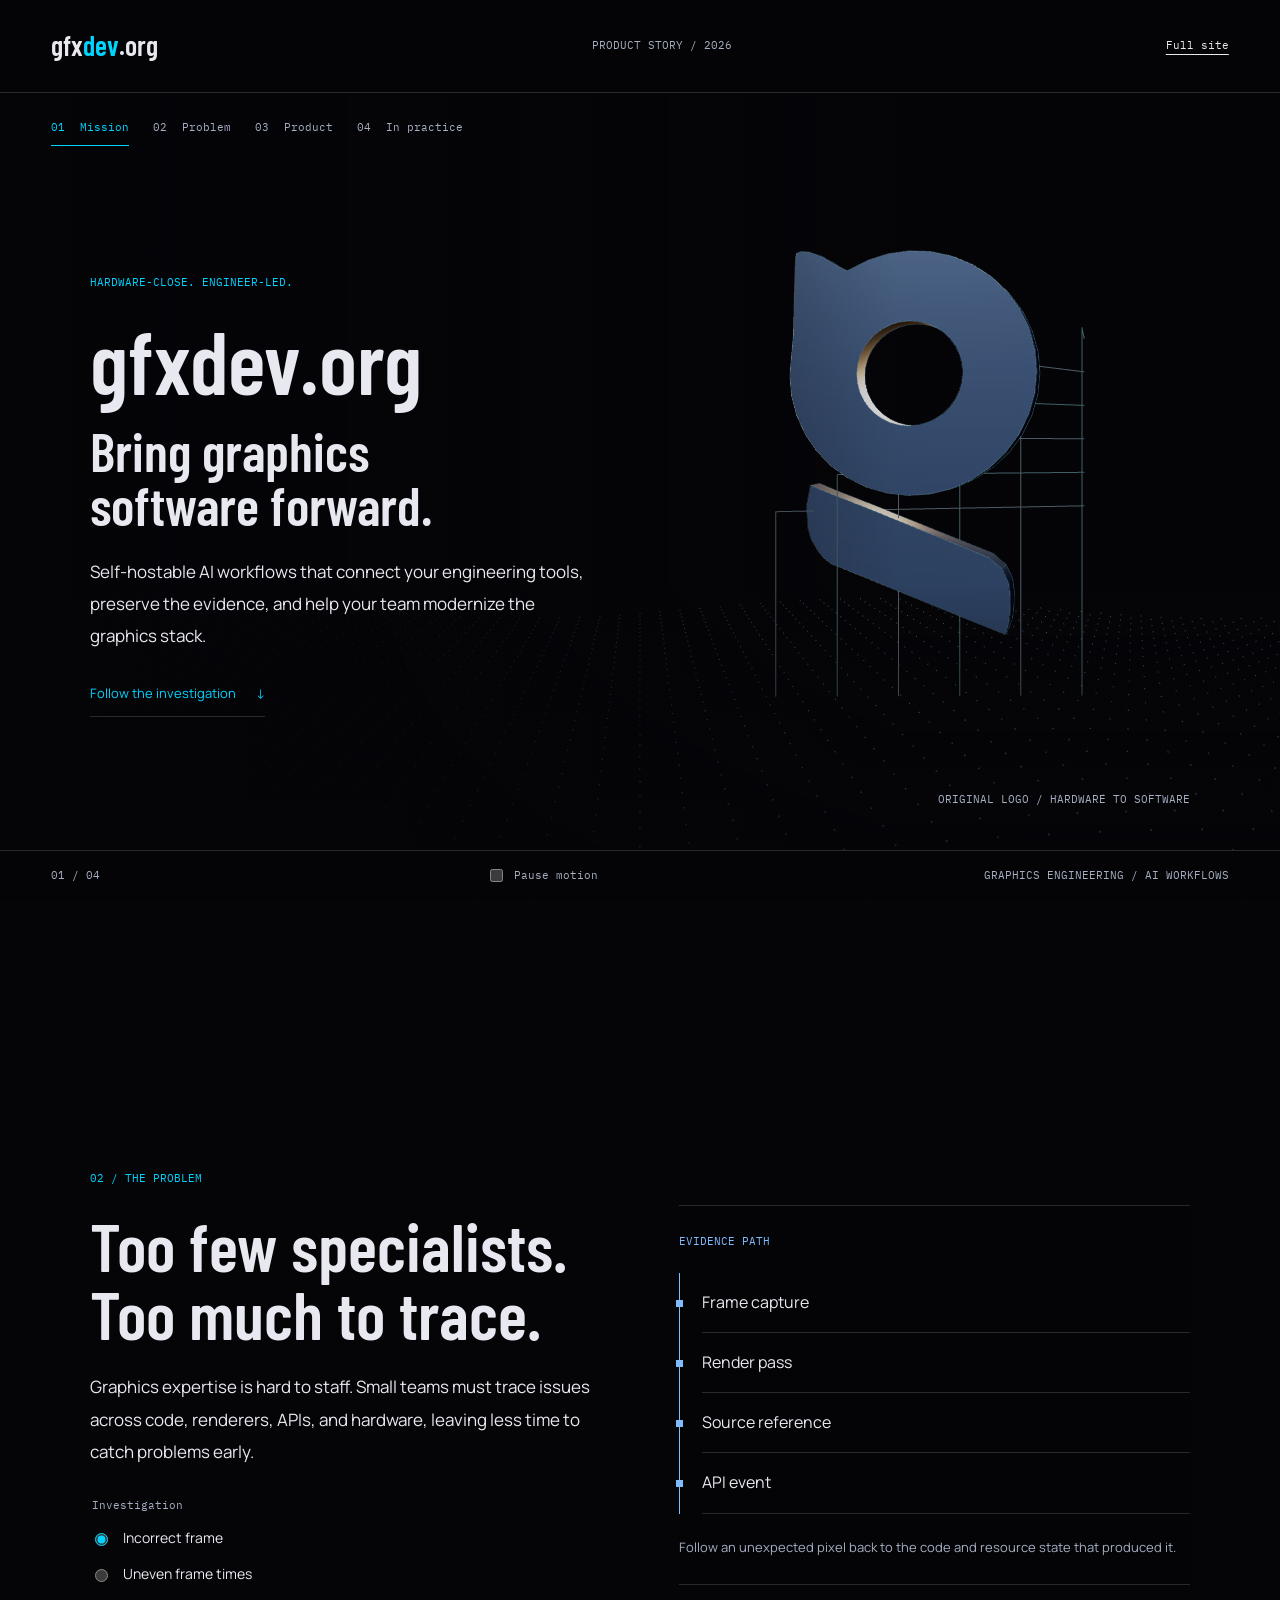
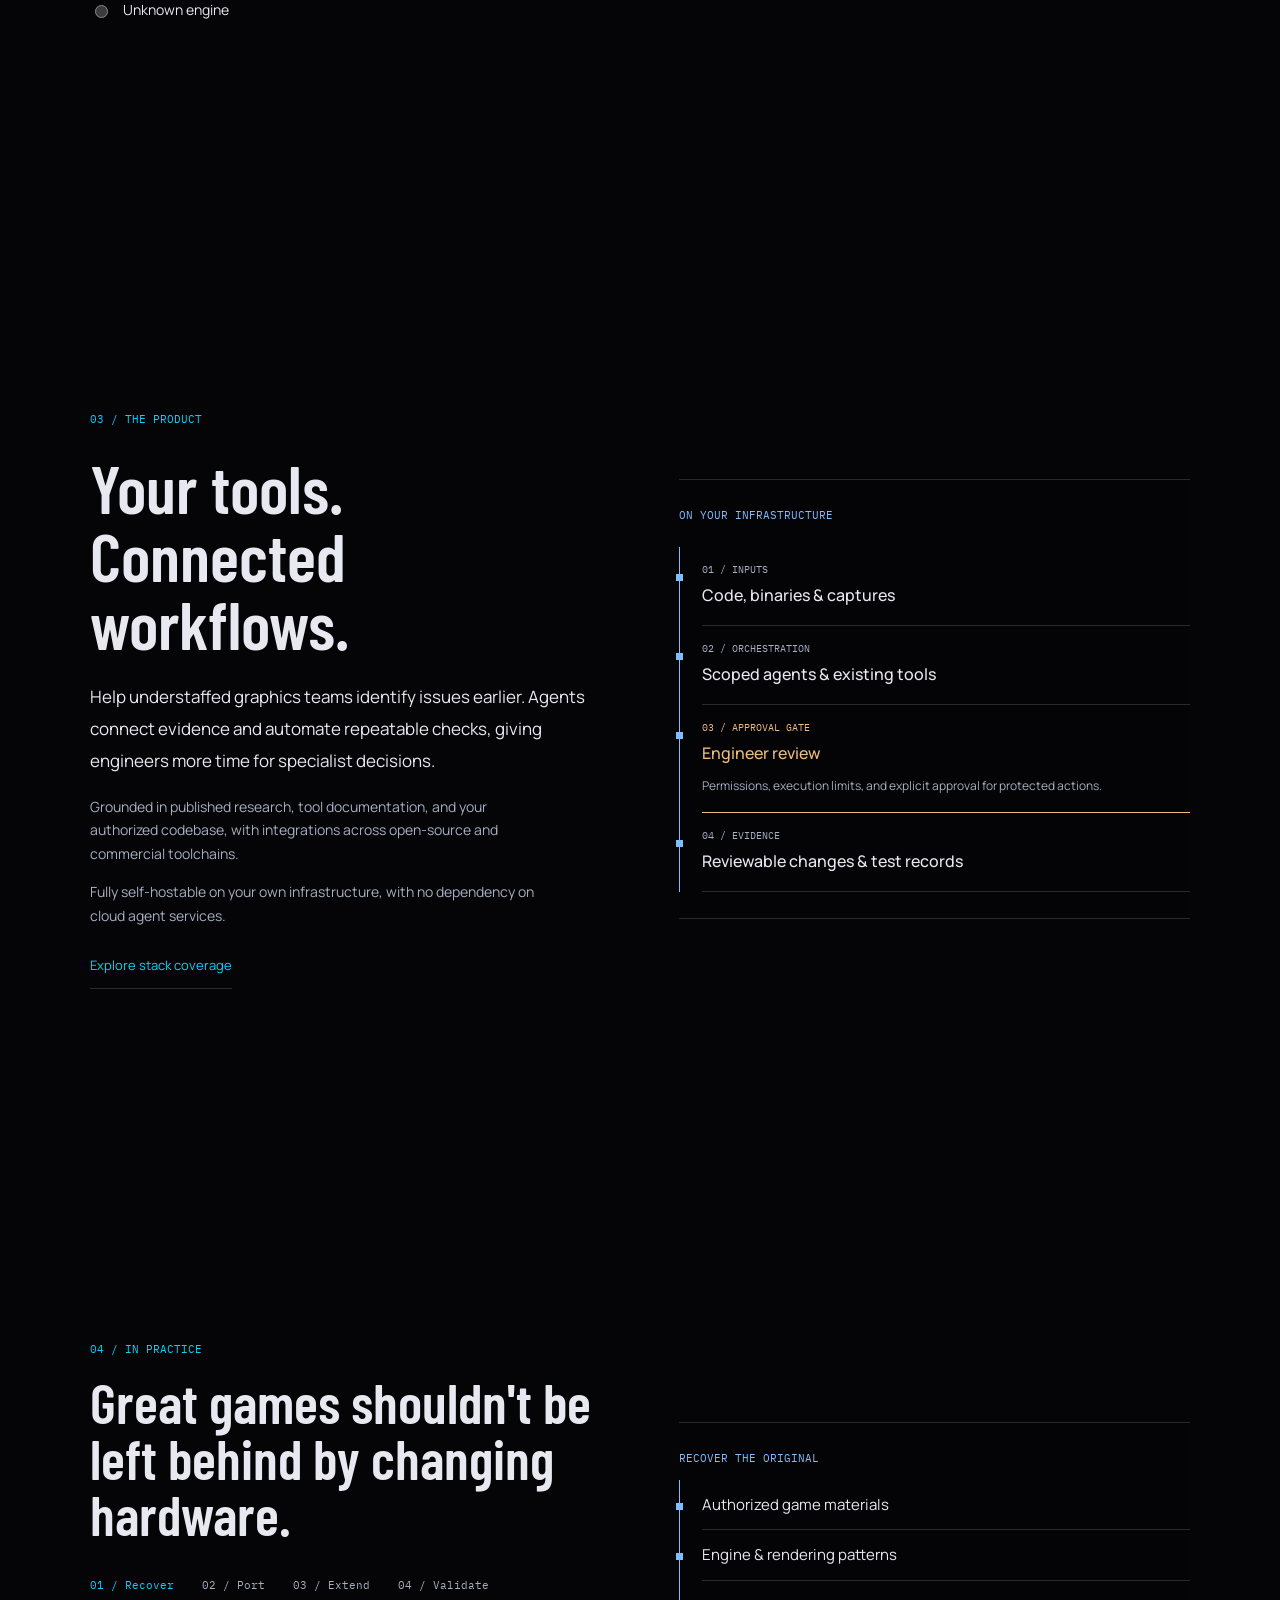
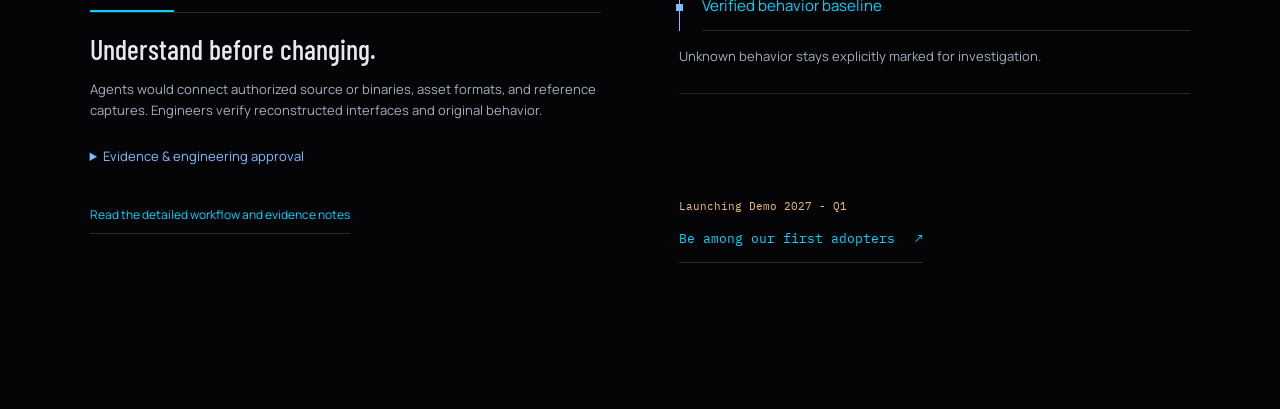
<file: pitch/index.html>
<!DOCTYPE html>
<html lang="en">
<head>
  <meta charset="UTF-8" />
  <meta name="viewport" content="width=device-width, initial-scale=1" />
  <meta name="description" content="A product story from gfxdev.org: self-hostable AI workflows for graphics engineering and legacy game modernization." />
  <title>gfxdev.org / Product Story</title>
  <meta name="robots" content="index, follow" />
  <link rel="canonical" href="https://www.gfxdev.org/pitch/" />
  <link rel="alternate" type="text/plain" href="/llms.txt" title="Site guide for language models" />
  <meta property="og:type" content="website" />
  <meta property="og:site_name" content="gfxdev.org" />
  <meta property="og:title" content="gfxdev.org / Product Story" />
  <meta property="og:description" content="How self-hostable AI workflows help graphics teams investigate issues earlier, with a legacy game modernization journey." />
  <meta property="og:url" content="https://www.gfxdev.org/pitch/" />
  <meta name="twitter:card" content="summary" />
  <meta name="twitter:title" content="gfxdev.org / Product Story" />
  <meta name="twitter:description" content="Self-hostable AI workflows for graphics engineering, early issue identification, and legacy game modernization." />
  <script type="application/ld+json">
  {
    "@context": "https://schema.org",
    "@type": "WebPage",
    "@id": "https://www.gfxdev.org/pitch/#webpage",
    "url": "https://www.gfxdev.org/pitch/",
    "name": "gfxdev.org / Product Story",
    "description": "An interactive product story covering limited graphics specialist capacity, self-hostable AI workflows, and a four-stage game modernization journey: Recover, Port, Extend, Validate. Demo planned for Q1 2027.",
    "inLanguage": "en",
    "isPartOf": { "@id": "https://www.gfxdev.org/#website" },
    "publisher": { "@id": "https://www.gfxdev.org/#organization" },
    "about": ["Graphics engineering", "Early issue identification", "Self-hosted AI workflows", "Legacy game modernization"]
  }
  </script>
  <link rel="stylesheet" href="pitch.css" />
</head>
<body>
  <canvas id="pitchScene" aria-label="Animated graphics-engineering scene featuring the original gfxdev logo"></canvas>
  <div class="scene-shade" aria-hidden="true"></div>
  <header class="masthead"><a class="wordmark" href="#mission">gfx<span>dev</span>.org</a><span class="edition">PRODUCT STORY / 2026</span><a href="../">Full site</a></header>
  <nav class="chapter-nav" aria-label="Chapters">
    <a href="#mission" aria-current="step"><span>01</span> Mission</a>
    <a href="#problem"><span>02</span> Problem</a>
    <a href="#product"><span>03</span> Product</a>
    <a href="#journey"><span>04</span> In practice</a>
  </nav>
  <main>
    <section class="chapter mission" id="mission" data-chapter="0" aria-labelledby="missionTitle">
      <div class="chapter-copy"><p class="eyebrow">HARDWARE-CLOSE. ENGINEER-LED.</p><h1 id="missionTitle">gfxdev.org</h1><p class="statement">Bring graphics<br />software forward.</p><p class="lede">Self-hostable AI workflows that connect your engineering tools, preserve the evidence, and help your team modernize the graphics stack.</p><a class="text-link" href="#problem">Follow the investigation <span aria-hidden="true">&#8595;</span></a></div>
      <p class="scene-caption">ORIGINAL LOGO / HARDWARE TO SOFTWARE</p>
    </section>
    <section class="chapter" id="problem" data-chapter="1" aria-labelledby="problemTitle">
      <div class="chapter-copy"><p class="eyebrow">02 / THE PROBLEM</p><h2 id="problemTitle">Too few specialists.<br />Too much to trace.</h2><p class="lede">Graphics expertise is hard to staff. Small teams must trace issues across code, renderers, APIs, and hardware, leaving less time to catch problems early.</p>
        <fieldset class="symptoms"><legend>Investigation</legend><label><input type="radio" name="symptom" value="visual" checked /> Incorrect frame</label><label><input type="radio" name="symptom" value="timing" /> Uneven frame times</label><label><input type="radio" name="symptom" value="legacy" /> Unknown engine</label></fieldset>
      </div>
      <div class="evidence-map" aria-live="polite"><p class="diagram-label">EVIDENCE PATH</p><ol id="evidencePath"><li>Frame capture</li><li>Render pass</li><li>Source reference</li><li>API event</li></ol><p id="evidenceNote">Follow an unexpected pixel back to the code and resource state that produced it.</p></div>
    </section>
    <section class="chapter" id="product" data-chapter="2" aria-labelledby="productTitle">
      <div class="chapter-copy"><p class="eyebrow">03 / THE PRODUCT</p><h2 id="productTitle">Your tools.<br />Connected workflows.</h2><p class="lede">Help understaffed graphics teams identify issues earlier. Agents connect evidence and automate repeatable checks, giving engineers more time for specialist decisions.</p><p class="supporting">Grounded in published research, tool documentation, and your authorized codebase, with integrations across open-source and commercial toolchains.</p><p class="supporting">Fully self-hostable on your own infrastructure, with no dependency on cloud agent services.</p><a class="text-link" href="../index.html#platforms">Explore stack coverage</a></div>
      <div class="product-flow"><p class="diagram-label">ON YOUR INFRASTRUCTURE</p><ol><li><span>01 / INPUTS</span><strong>Code, binaries &amp; captures</strong></li><li><span>02 / ORCHESTRATION</span><strong>Scoped agents &amp; existing tools</strong></li><li class="approval"><span>03 / APPROVAL GATE</span><strong>Engineer review</strong><p>Permissions, execution limits, and explicit approval for protected actions.</p></li><li><span>04 / EVIDENCE</span><strong>Reviewable changes &amp; test records</strong></li></ol></div>
    </section>
    <section class="chapter journey" id="journey" data-chapter="3" aria-labelledby="journeyTitle">
      <div class="journey-heading"><p class="eyebrow">04 / IN PRACTICE</p><h2 id="journeyTitle">Great games shouldn't be left behind by changing hardware.</h2>
        <div class="stage-controls" role="group" aria-label="Modernization stage"><button type="button" data-stage="0" aria-pressed="true">01 / Recover</button><button type="button" data-stage="1" aria-pressed="false">02 / Port</button><button type="button" data-stage="2" aria-pressed="false">03 / Extend</button><button type="button" data-stage="3" aria-pressed="false">04 / Validate</button></div>
        <div class="stage-detail" aria-live="polite" aria-atomic="true"><h3 id="stageTitle">Understand before changing.</h3><p id="stageSummary">Agents would connect authorized source or binaries, asset formats, and reference captures. Engineers verify reconstructed interfaces and original behavior.</p></div>
        <details class="stage-notes"><summary>Evidence &amp; engineering approval</summary><dl><dt>Expected evidence</dt><dd id="stageEvidence">A legacy-system map with code references, rendering assumptions, and unresolved questions.</dd><dt>Engineering gate</dt><dd id="stageGate">Review the baseline and confirm the scope before implementation.</dd></dl></details>
      </div>
      <div class="journey-workbench"><div class="migration-map"><p class="diagram-label" id="mapLabel">RECOVER THE ORIGINAL</p><ol id="migrationNodes"><li>Authorized game materials</li><li>Engine &amp; rendering patterns</li><li>Verified behavior baseline</li></ol><p class="map-status" id="mapStatus">Unknown behavior stays explicitly marked for investigation.</p></div></div>
      <a class="text-link" href="../index.html#exampleTitle">Read the detailed workflow and evidence notes</a>
      <div class="closing"><div><span>Launching Demo 2027 - Q1</span><a class="text-link" href="mailto:info@gfxdev.org?subject=Early%20adopter%20interest">Be among our first adopters <span aria-hidden="true">&#8599;</span></a></div></div>
    </section>
  </main>
  <footer class="deck-footer"><span id="chapterCount">01 / 04</span><label><input id="pauseMotion" type="checkbox" /> Pause motion</label><span>GRAPHICS ENGINEERING / AI WORKFLOWS</span></footer>
  <script type="module" src="pitch.js"></script>
</body>
</html>
</file>
<file: css/style.css>
@import url('./brand.css');

*, *::before, *::after { margin: 0; padding: 0; box-sizing: border-box; }

:root {
  --bg:         var(--brand-bg);
  --bg-card:    rgba(12, 12, 18, 0.7);
  --surface:    var(--brand-surface);
  --border:     rgba(255,255,255,0.06);
  --text:       var(--brand-text);
  --text-dim:   rgba(255,255,255,0.4);
  --text-muted: var(--brand-muted);
  --accent:     var(--brand-green);
  --accent-alt: var(--brand-cyan);
  --gradient:   linear-gradient(135deg, var(--accent), var(--accent-alt));
  --font:       var(--brand-body);
  --mono:       var(--brand-mono);
  --ease-out:   cubic-bezier(0.22, 1, 0.36, 1);
  --ease-in-out:cubic-bezier(0.65, 0, 0.35, 1);
}

html {
  font-size: 16px;
  scroll-behavior: auto; 
}

body {
  font-family: var(--font);
  background: var(--bg);
  color: var(--text);
  line-height: 1.6;
  overflow-x: hidden;
  -webkit-font-smoothing: antialiased;
  cursor: none;
}
h1, h2, h3, .nav-logo, .intro-title { font-family: var(--brand-display); letter-spacing: 0; }
a:focus-visible, button:focus-visible, summary:focus-visible { outline: 2px solid var(--accent); outline-offset: 5px; }

a { color: inherit; text-decoration: none; cursor: none; }
button { cursor: none; }
input, textarea, select { cursor: none; }
::selection { background: rgba(0,212,255,0.25); }

.cursor {
  position: fixed;
  top: 0; left: 0;
  width: 40px; height: 40px;
  border: 1px solid rgba(255,255,255,0.3);
  border-radius: 50%;
  pointer-events: none;
  z-index: 10000;
  transform: translate(-50%, -50%);
  transition: width 0.4s var(--ease-out), height 0.4s var(--ease-out),
              border-color 0.3s ease, background 0.3s ease;
  mix-blend-mode: difference;
}
.cursor-dot {
  position: fixed;
  top: 0; left: 0;
  width: 6px; height: 6px;
  background: #fff;
  border-radius: 50%;
  pointer-events: none;
  z-index: 10001;
  transform: translate(-50%, -50%);
}
body.cursor-hover .cursor {
  width: 64px; height: 64px;
  border-color: var(--accent);
  background: rgba(0,212,255,0.06);
}

@media (hover: none) {
  .cursor, .cursor-dot { display: none; }
  body { cursor: auto; }
  a, button, input, textarea, select { cursor: auto; }
}

.preloader {
  position: fixed;
  inset: 0;
  z-index: 9999;
  background: var(--bg);
  display: flex;
  align-items: center;
  justify-content: center;
  transition: opacity 0.8s var(--ease-out), visibility 0.8s;
}
.preloader.done {
  opacity: 0;
  visibility: hidden;
  pointer-events: none;
}
.preloader-inner { text-align: center; }
.preloader-logo {
  font-size: 2.4rem;
  font-weight: 700;
  letter-spacing: -1px;
  margin-bottom: 2rem;
}
.pl-g { color: var(--text); opacity: 0; animation: plFade 0.6s 0.2s forwards; }
.pl-d { color: var(--accent); opacity: 0; animation: plFade 0.6s 0.4s forwards; }
.pl-dot { color: var(--text-dim); opacity: 0; animation: plFade 0.6s 0.6s forwards; }
@keyframes plFade { to { opacity: 1; } }

.preloader-bar {
  width: 200px;
  height: 1px;
  background: var(--border);
  margin: 0 auto;
  overflow: hidden;
}
.preloader-bar-fill {
  height: 100%;
  width: 0%;
  background: var(--gradient);
  transition: width 0.3s ease;
}
.preloader-pct {
  font-family: var(--mono);
  font-size: 0.7rem;
  color: var(--text-dim);
  margin-top: 1rem;
  letter-spacing: 2px;
}

#bgCanvas {
  position: fixed;
  inset: 0;
  width: 100%;
  height: 100%;
  z-index: 0;
  pointer-events: none;
}

.scroll-progress {
  position: fixed;
  top: 0; left: 0;
  height: 2px;
  width: 0%;
  background: var(--gradient);
  z-index: 1001;
  transition: width 0.1s linear;
}

.intro {
  position: relative;
  width: 100%;
  height: 400vh; 
  background: var(--bg);
  z-index: 10;
  isolation: isolate;
}
#introCanvas {
  position: sticky;
  top: 0;
  width: 100%;
  height: 100vh;
  display: block;
  z-index: 1;
  background: var(--bg);
}
.intro-overlay {
  position: fixed;
  top: 0; left: 0;
  width: 100%;
  height: 100vh;
  z-index: 50;
  pointer-events: none;
  display: flex;
  align-items: flex-end;
  justify-content: center;
  transition: opacity 0.5s ease;
}

.intro-story {
  position: absolute;
  left: 6vw;
  right: 6vw;
  bottom: 5rem;
  max-width: 440px;
  color: #eef3f1;
  text-shadow: 0 2px 18px #050508;
}
.intro-story-brand {
  font-family: var(--mono);
  font-size: 0.65rem;
  letter-spacing: 0;
  color: #9caaa9;
  margin-bottom: 1.5rem;
}
.intro-chapters { display: grid; }
.intro-chapter {
  grid-area: 1 / 1;
  opacity: 0;
  visibility: hidden;
  transform: translateY(10px);
  transition: opacity 0.45s ease, transform 0.45s ease, visibility 0.45s;
}
.intro-chapter.is-active { opacity: 1; visibility: visible; transform: none; }
.intro-chapter-index {
  font-family: var(--mono);
  font-size: 0.65rem;
  color: #99d9d0;
  margin-bottom: 0.75rem;
}
.intro-chapter h2 {
  font-size: 1.8rem;
  line-height: 1.15;
  letter-spacing: 0;
  margin-bottom: 0.75rem;
}
.intro-chapter > p:not([class]) {
  font-size: 0.9rem;
  line-height: 1.65;
  color: #b2bfbd;
  max-width: 390px;
}
.intro-chapter-detail {
  font-family: var(--mono);
  font-size: 0.6rem;
  line-height: 1.8;
  color: #b99f7a;
  margin-top: 1rem;
}
.intro-chapter-track {
  height: 1px;
  background: #ffffff20;
  margin-top: 1.5rem;
  max-width: 220px;
}
.intro-chapter-track span {
  display: block;
  height: 100%;
  background: #99d9d0;
  transform-origin: left;
  transform: scaleX(var(--story-progress, 0));
}
@media (max-width: 600px) {
  .intro-story { bottom: 4.5rem; max-width: 340px; }
  .intro-story-brand { font-size: 0.6rem; margin-bottom: 0.8rem; }
  .intro-chapter h2 { font-size: 1.45rem; }
  .intro-chapter > p:not([class]) { font-size: 0.8rem; }
  .intro-chapter-detail { font-size: 0.55rem; }
  .intro-chapter-track { margin-top: 0.8rem; }
}
@media (max-height: 600px) and (min-width: 601px) {
  .intro-story { max-width: 290px; bottom: 2rem; }
  .intro-chapter h2 { font-size: 1.3rem; }
  .intro-story-brand, .intro-chapter-detail { display: none; }
}
@media (prefers-reduced-motion: reduce) {
  .intro-chapter { transition: none; }
}

.intro-band {
  position: relative;
  z-index: 10;
  background: linear-gradient(180deg, var(--bg), var(--surface), var(--bg));
  padding: 6rem 6vw;
  border-top: 1px solid rgba(255,255,255,0.04);
  border-bottom: 1px solid rgba(255,255,255,0.04);
}
.intro-band-inner {
  max-width: 1400px;
  margin: 0 auto;
  display: flex;
  flex-direction: row;
  align-items: center;
  justify-content: space-between;
  gap: 4rem;
}
.intro-band-left {
  display: flex;
  flex-direction: column;
  gap: 0;
  max-width: 55%;
}
.intro-title {
  font-size: clamp(3rem, 8vw, 7rem) !important;
  font-weight: 800;
  letter-spacing: 0;
  line-height: 0.95;
  color: #fff;
  text-transform: uppercase;
  margin: 0;
}
.intro-band-right {
  display: flex;
  flex-direction: column;
  gap: 1.8rem;
  max-width: 38%;
  align-self: center;
}
.intro-meta {
  font-family: var(--mono) !important;
  font-size: clamp(0.65rem, 1vw, 0.85rem) !important;
  font-weight: 400 !important;
  letter-spacing: 4px !important;
  text-transform: uppercase;
  color: rgba(255,255,255,0.6);
  margin: 0;
}
.intro-desc {
  font-family: var(--mono) !important;
  font-size: clamp(0.55rem, 0.8vw, 0.72rem) !important;
  font-weight: 400 !important;
  letter-spacing: 2px !important;
  text-transform: uppercase;
  line-height: 1.8;
  color: rgba(255,255,255,0.45);
  margin: 0;
}

.intro-label {
  font-size: clamp(2.5rem, 6vw, 5rem);
  font-weight: 700;
  letter-spacing: -2px;
  color: #fff;
  opacity: 0;
  transform: translateY(30px);
  transition: opacity 0.9s var(--ease-out), transform 0.9s var(--ease-out);
}
.intro-label.visible {
  opacity: 1;
  transform: translateY(0);
}
.intro-scroll-prompt {
  position: absolute;
  bottom: 3rem;
  left: 50%;
  transform: translateX(-50%);
  display: flex;
  flex-direction: column;
  align-items: center;
  gap: 0.8rem;
  opacity: 0;
  animation: introPromptIn 1s ease 2.5s forwards;
}
.intro-scroll-prompt span {
  font-family: var(--mono);
  font-size: 0.65rem;
  letter-spacing: 3px;
  text-transform: uppercase;
  color: var(--text-dim);
}
.intro-scroll-arrow {
  width: 20px; height: 20px;
  color: var(--accent);
  animation: introArrowBob 2s ease-in-out infinite;
}
.intro-scroll-arrow svg {
  width: 100%; height: 100%;
}
@keyframes introPromptIn {
  to { opacity: 1; }
}
@keyframes introArrowBob {
  0%, 100% { transform: translateY(0); }
  50% { transform: translateY(6px); }
}

.intro.scrolling .intro-overlay {
  opacity: 0;
  transition: opacity 0.4s ease;
}

@media (max-width: 768px) {
  .intro-band-inner {
    flex-direction: column;
    align-items: flex-start;
    gap: 2rem;
  }
  .intro-band { padding: 4rem 5vw; }
  .intro-band-left, .intro-band-right { max-width: 100%; }
  .intro-title { font-size: clamp(2rem, 12vw, 4rem) !important; }
  .intro-band-right { gap: 1rem; }
}

.nav {
  position: fixed;
  top: 0; left: 0; right: 0;
  z-index: 100;
  display: flex;
  align-items: center;
  justify-content: space-between;
  padding: 1.5rem 3rem;
  mix-blend-mode: difference;
  opacity: 0;
  transform: translateY(-20px);
  transition: opacity 0.6s ease 0.5s, transform 0.6s var(--ease-out) 0.5s;
}
body.loaded .nav {
  opacity: 1;
  transform: translateY(0);
}
.nav-logo {
  font-size: 1.2rem;
  font-weight: 700;
  letter-spacing: -0.5px;
  color: #fff;
}
.nav-logo span { color: var(--accent); }
.nav-index {
  font-family: var(--mono);
  font-size: 0.75rem;
  letter-spacing: 2px;
  color: rgba(255,255,255,0.5);
}
.nav-index-current {
  color: #fff;
  transition: color 0.3s ease;
}
.nav-menu-btn {
  position: relative;
  width: 32px; height: 20px;
  background: none; border: none;
  display: flex; flex-direction: column;
  justify-content: space-between;
  padding: 0;
}
.nav-menu-btn span {
  display: block;
  width: 100%; height: 1.5px;
  background: #fff;
  transition: transform 0.4s var(--ease-out), opacity 0.3s ease;
  transform-origin: center;
}
.nav-menu-btn.active span:first-child { transform: translateY(9px) rotate(45deg); }
.nav-menu-btn.active span:last-child  { transform: translateY(-9px) rotate(-45deg); }

.menu-overlay {
  position: fixed;
  inset: 0;
  z-index: 99;
  background: rgba(5, 5, 8, 0.97);
  backdrop-filter: blur(30px);
  display: flex;
  align-items: center;
  justify-content: center;
  opacity: 0;
  visibility: hidden;
  transition: opacity 0.5s ease, visibility 0.5s;
}
.menu-overlay.open {
  opacity: 1;
  visibility: visible;
}
.menu-links {
  list-style: none;
  text-align: center;
}
.menu-links li {
  overflow: hidden;
}
.menu-links a {
  display: inline-block;
  font-size: clamp(2rem, 5vw, 4.5rem);
  font-weight: 700;
  letter-spacing: -1px;
  line-height: 1.3;
  color: var(--text-dim);
  transition: color 0.3s ease, transform 0.3s var(--ease-out);
  transform: translateY(100%);
}
.menu-overlay.open .menu-links a {
  transform: translateY(0);
}
.menu-links li:nth-child(1) a { transition-delay: 0.05s; }
.menu-links li:nth-child(2) a { transition-delay: 0.1s; }
.menu-links li:nth-child(3) a { transition-delay: 0.15s; }
.menu-links li:nth-child(4) a { transition-delay: 0.2s; }
.menu-links li:nth-child(5) a { transition-delay: 0.25s; }
.menu-links li:nth-child(6) a { transition-delay: 0.3s; }
.menu-links a:hover { color: #fff; }
.menu-links a::before {
  content: attr(data-index);
  font-family: var(--mono);
  font-size: 0.7rem;
  color: var(--accent);
  vertical-align: super;
  margin-right: 0.5rem;
  letter-spacing: 1px;
}
.menu-footer {
  position: absolute;
  bottom: 3rem;
  left: 50%;
  transform: translateX(-50%);
}
.menu-footer a {
  font-family: var(--mono);
  font-size: 0.75rem;
  color: var(--text-dim);
  letter-spacing: 1px;
  transition: color 0.3s ease;
}
.menu-footer a:hover { color: var(--accent); }

#smoothWrapper {
  position: relative;
  z-index: 11;
  background: var(--bg);
}
#smoothWrapper::before {
  content: '';
  position: absolute;
  top: -120px;
  left: 0;
  right: 0;
  height: 120px;
  background: linear-gradient(to bottom, transparent, var(--bg));
  pointer-events: none;
  z-index: 1;
}
.section--hero {
  margin-top: -60px;
  padding-top: 10rem;
}
.section--hero .section-inner {
  will-change: transform;
}

.section {
  position: relative;
  min-height: 100vh;
  display: flex;
  align-items: center;
  justify-content: center;
  z-index: 1;
  padding: 8rem 3rem;
}
.section-inner {
  width: 100%;
  max-width: 1400px;
  margin: 0 auto;
}

.section-num {
  font-family: var(--mono);
  font-size: 0.7rem;
  color: var(--accent);
  letter-spacing: 3px;
  display: block;
  margin-bottom: 1.5rem;
}

.reveal-line {
  display: block;
  overflow: hidden;
}
.reveal-line > span {
  display: inline-block;
  transform: translateY(110%);
  transition: transform 0.9s var(--ease-out);
}
.section.in-view .reveal-line > span {
  transform: translateY(0);
}
.reveal-fade {
  opacity: 0;
  transform: translateY(20px);
  transition: opacity 0.8s ease, transform 0.8s var(--ease-out);
}
.section.in-view .reveal-fade {
  opacity: 1;
  transform: translateY(0);
}

.section--hero { min-height: 100vh; }
.hero-label {
  font-family: var(--mono);
  font-size: 0.75rem;
  letter-spacing: 4px;
  text-transform: uppercase;
  color: var(--accent);
  margin-bottom: 2rem;
}
.hero-title {
  font-size: clamp(3rem, 8vw, 7.5rem);
  font-weight: 700;
  line-height: 1.05;
  letter-spacing: 0;
  margin-bottom: 2rem;
}
.accent {
  background: var(--gradient);
  -webkit-background-clip: text;
  -webkit-text-fill-color: transparent;
  background-clip: text;
}
.hero-sub {
  font-size: clamp(1rem, 1.8vw, 1.3rem);
  color: var(--text-muted);
  margin-bottom: 3rem;
  line-height: 1.7;
}
.hero-cta { display: inline-block; }

.btn-circle {
  display: flex;
  align-items: center;
  gap: 1rem;
  font-family: var(--mono);
  font-size: 0.75rem;
  letter-spacing: 3px;
  text-transform: uppercase;
  color: var(--text-muted);
  transition: color 0.3s ease;
}
.btn-circle svg {
  width: 20px; height: 20px;
  animation: bobDown 2s ease-in-out infinite;
}
.btn-circle:hover { color: var(--accent); }
@keyframes bobDown {
  0%, 100% { transform: translateY(0); }
  50% { transform: translateY(6px); }
}

.scroll-hint {
  position: absolute;
  bottom: 3rem;
  left: 3rem;
  display: flex;
  align-items: center;
  gap: 1rem;
  font-family: var(--mono);
  font-size: 0.65rem;
  letter-spacing: 3px;
  text-transform: uppercase;
  color: var(--text-dim);
  opacity: 0;
  transition: opacity 0.6s ease 1.5s;
}
body.loaded .scroll-hint { opacity: 1; }
.scroll-hint-line {
  width: 40px; height: 1px;
  background: var(--text-dim);
  position: relative;
  overflow: hidden;
}
.scroll-hint-line::after {
  content: '';
  position: absolute;
  left: -100%;
  width: 100%; height: 100%;
  background: var(--accent);
  animation: scrollLine 2s ease-in-out infinite;
}
@keyframes scrollLine {
  0%   { left: -100%; }
  50%  { left: 100%; }
  100% { left: 100%; }
}

.section--services { background: transparent; }
.section-header { margin-bottom: 5rem; }
.section-title {
  font-size: clamp(2.5rem, 6vw, 5.5rem);
  font-weight: 700;
  line-height: 1.1;
  letter-spacing: 0;
}
.section-sub {
  max-width: 68ch;
  font-size: clamp(0.95rem, 1.4vw, 1.15rem);
  color: var(--text-muted);
  margin-top: 1.5rem;
  line-height: 1.7;
}

.services-row {
  display: grid;
  grid-template-columns: repeat(3, 1fr);
  gap: 1px;
}
.svc {
  padding: 3rem 2.5rem;
  border: 1px solid var(--border);
  background: var(--bg-card);
  backdrop-filter: blur(10px);
  position: relative;
  overflow: hidden;
  opacity: 0;
  transform: translateY(40px);
  transition: opacity 0.8s ease, transform 0.8s var(--ease-out),
              border-color 0.4s ease, background 0.4s ease;
}
.section.in-view .svc {
  opacity: 1;
  transform: translateY(0);
}
.section.in-view .svc:nth-child(1) { transition-delay: 0.1s; }
.section.in-view .svc:nth-child(2) { transition-delay: 0.25s; }
.section.in-view .svc:nth-child(3) { transition-delay: 0.4s; }

.svc::before {
  content: '';
  position: absolute;
  inset: 0;
  background: linear-gradient(180deg, rgba(0,212,255,0.03) 0%, transparent 50%);
  opacity: 0;
  transition: opacity 0.5s ease;
}
.svc:hover::before { opacity: 1; }
.svc:hover { border-color: rgba(0,212,255,0.15); }

.svc-index {
  font-family: var(--mono);
  font-size: 0.65rem;
  color: var(--accent);
  letter-spacing: 2px;
  display: block;
  margin-bottom: 2rem;
}
.svc-title {
  font-size: 1.4rem;
  font-weight: 600;
  letter-spacing: 0;
  margin-bottom: 1rem;
  transition: color 0.3s ease;
}
.svc:hover .svc-title { color: var(--accent); }
.svc-desc {
  font-size: 0.9rem;
  color: var(--text-muted);
  line-height: 1.7;
  margin-bottom: 1.5rem;
}
.svc-tags {
  display: flex;
  flex-wrap: wrap;
  gap: 0.4rem;
}
.svc-tags span {
  font-family: var(--mono);
  font-size: 0.6rem;
  letter-spacing: 1px;
  text-transform: uppercase;
  padding: 0.25rem 0.6rem;
  border: 1px solid var(--border);
  color: var(--text-dim);
  transition: border-color 0.3s ease, color 0.3s ease;
}
.svc:hover .svc-tags span {
  border-color: rgba(0,212,255,0.2);
  color: var(--text-muted);
}

.workflow-example { margin-top: 4rem; padding-top: 2rem; border-top: 1px solid var(--border); }
.example-label { display: block; font: 0.65rem/1.8 var(--mono); color: var(--brand-amber); letter-spacing: 0; }
.workflow-example > h3 { font-size: 2rem; line-height: 1.25; letter-spacing: 0; margin-top: 0.75rem; }
.example-steps { list-style: none; margin-top: 2rem; }
.sketch-motion { display: inline-flex; align-items: center; gap: 0.75rem; margin-top: 1.5rem; font: 0.75rem var(--mono); color: var(--text-muted); cursor: pointer; min-height: 44px; }
.sketch-motion input { accent-color: var(--accent); width: 1rem; height: 1rem; cursor: pointer; }
.sketch-visual { grid-column: 1 / -1; min-width: 0; margin: 0; }
.sketch-visual canvas { display: block; width: 100%; aspect-ratio: 3 / 1; background: var(--bg); border: 1px solid var(--border); }
.sketch-visual figcaption { font: 0.6rem/1.8 var(--mono); color: var(--text-dim); padding: 0.75rem 0; }
@media (max-width: 600px) { .sketch-visual canvas { aspect-ratio: 1.2 / 1; } }
.example-steps > li { display: grid; grid-template-columns: minmax(0, 1fr) minmax(0, 1fr); gap: 3rem; padding: 2rem 0; border-top: 1px solid var(--border); }
.example-action h4 { font-size: 1.2rem; font-weight: 500; margin: 0.75rem 0; letter-spacing: 0; }
.example-action p, .example-artifact dd { font-size: 0.85rem; line-height: 1.8; color: var(--text-muted); }
.example-artifact { border-left: 2px solid var(--brand-cyan); padding-left: 1.25rem; min-width: 0; }
.example-artifact > .example-label { color: var(--brand-cyan); }
.example-artifact summary { cursor: pointer; padding: 0.75rem 0; min-height: 44px; }
.pitch-invitation { display: block; width: fit-content; color: var(--accent); font: 0.75rem/1.8 var(--mono); text-decoration: underline; text-underline-offset: 5px; padding: 0.75rem 0; margin-bottom: 1rem; }
.hero-title { font-size: 5.5rem; }
@media (max-width: 768px) { .hero-title { font-size: 3.5rem; } }
@media (max-width: 380px) { .hero-title { font-size: 2.8rem; } }
.example-artifact dl { display: grid; grid-template-columns: 5.5rem minmax(0, 1fr); gap: 0.75rem 1rem; margin-top: 1rem; }
.example-artifact dt { font: 0.65rem/2.2 var(--mono); color: var(--text); }
@media (max-width: 768px) {
  .example-steps > li { grid-template-columns: minmax(0, 1fr); gap: 1.5rem; }
  .workflow-example > h3 { font-size: 1.6rem; }
  .example-artifact dl { grid-template-columns: minmax(0, 1fr); gap: 0.25rem; }
  .example-artifact dd { margin-bottom: 0.75rem; }
}
.industry-map { margin-top: 5rem; }
.industry-map > h3 { font-size: 2rem; line-height: 1.2; letter-spacing: 0; }
.industry-product { margin-top: 2rem; padding: 1.25rem 0; border-block: 1px solid var(--border); color: var(--accent); font: 0.7rem/1.9 var(--mono); }
.industry-product span { color: var(--text-dim); margin: 0 0.75rem; }
.industry-columns, .industry-lanes li { display: grid; grid-template-columns: 1fr 1.4fr 1fr 1.5fr; gap: 1.75rem; }
.industry-columns { padding: 1.5rem 0 0.75rem; color: var(--text-dim); font: 0.65rem var(--mono); }
.industry-lanes { list-style: none; }
.industry-lanes li { padding: 1.5rem 0; border-bottom: 1px solid var(--border); align-items: start; }
.industry-lanes li > div { min-width: 0; }
.industry-lanes h4 { font-size: 1rem; font-weight: 500; letter-spacing: 0; }
.industry-lanes p, .industry-note { font-size: 0.85rem; line-height: 1.8; color: var(--text-muted); }
.industry-lanes a { display: inline-block; padding: 0.25rem 0; color: var(--accent); font-size: 0.85rem; text-decoration: underline; text-underline-offset: 4px; }
.industry-lanes a:hover { color: var(--accent); }
.industry-lanes a:focus-visible { outline: 2px solid var(--accent); outline-offset: 4px; }
.industry-caption { display: none; }
.industry-note { margin-top: 1.5rem; max-width: 68ch; }
#stackWorkbench { scroll-margin-top: 6rem; }
@media (max-width: 900px) {
  .industry-columns { display: none; }
  .industry-lanes li { grid-template-columns: repeat(2, minmax(0, 1fr)); }
  .industry-caption { display: block; color: var(--text-dim); font: 0.6rem var(--mono); margin-bottom: 0.5rem; }
}
@media (max-width: 600px) {
  .industry-lanes li { grid-template-columns: minmax(0, 1fr); gap: 1.25rem; }
  .industry-map > h3 { font-size: 1.6rem; }
  .industry-product span { margin: 0 0.25rem; }
}
.stack-workbench { --workflow-color: var(--brand-cyan); }
.workflow-modes { display: flex; flex-wrap: wrap; border-bottom: 1px solid var(--border); gap: 0.5rem 1.5rem; padding-bottom: 1.5rem; }
.workflow-modes button { background: none; border: 0; border-bottom: 2px solid transparent; color: var(--text-muted); font: 0.75rem var(--mono); padding: 0.8rem 0; text-align: left; }
.workflow-modes button[aria-pressed="true"] { color: var(--workflow-color); border-color: currentColor; }
.workflow-modes button:focus-visible { outline: 2px solid var(--workflow-color); outline-offset: 5px; }
.stack-layout { display: grid; grid-template-columns: minmax(0, 1.15fr) minmax(0, 1fr); gap: 4rem; padding: 2.5rem 0; }
.stack-label { font: 0.65rem var(--mono); color: var(--text-muted); letter-spacing: 0; margin-bottom: 1.5rem; }
.stack-label span { float: right; color: var(--workflow-color); }
.stack-layers { list-style: none; position: relative; padding-left: 1.5rem; border-left: 1px dashed var(--workflow-color); }
.stack-layers li { position: relative; display: grid; grid-template-columns: 1.5rem minmax(0, 1fr) 5rem; gap: 0.75rem; align-items: center; min-height: 90px; padding: 1rem; border-top: 1px solid var(--border); transition: background 0.25s, border-color 0.25s; }
.stack-layers li::before { content: ''; position: absolute; left: -1.5rem; top: 50%; width: 1.5rem; border-top: 1px solid var(--border); }
.stack-layers li::after { content: ''; position: absolute; left: -1.7rem; top: calc(50% - 3px); width: 6px; height: 6px; background: var(--text-dim); }
.stack-layers li.is-covered { background: color-mix(in srgb, var(--workflow-color) 7%, transparent); border-color: color-mix(in srgb, var(--workflow-color) 35%, transparent); }
.stack-layers li.is-covered::after { background: var(--workflow-color); animation: workflow-signal 2.4s ease-in-out infinite; }
.stack-layers li:nth-child(2)::after { animation-delay: 0.2s; }
.stack-layers li:nth-child(3)::after { animation-delay: 0.4s; }
.stack-layers li:nth-child(4)::after { animation-delay: 0.6s; }
.stack-layers li:nth-child(5)::after { animation-delay: 0.8s; }
.stack-layers li:nth-child(6)::after { animation-delay: 1s; }
.stack-order, .stack-coverage { font: 0.6rem var(--mono); color: var(--text-dim); }
.is-covered .stack-coverage { color: var(--workflow-color); }
.stack-layers h3 { font-size: 1rem; font-weight: 500; letter-spacing: 0; }
.stack-layers p { font-size: 0.75rem; color: var(--text-muted); margin-top: 0.2rem; }
.stack-feedback { font: 0.65rem/1.8 var(--mono); color: var(--workflow-color); margin: 1rem 0 0 1.5rem; }
.workflow-detail { min-width: 0; }
.workflow-detail h3 { font-size: 1.65rem; line-height: 1.25; margin-bottom: 1rem; letter-spacing: 0; }
.workflow-detail > p:not(.stack-label), .workflow-detail dd { color: var(--text-muted); font-size: 0.9rem; line-height: 1.75; }
.workflow-detail dl { margin-top: 1.75rem; }
.workflow-detail dt { color: var(--workflow-color); font: 0.65rem var(--mono); margin: 1.25rem 0 0.5rem; }
.workflow-boundary { border-top: 1px solid var(--border); padding-top: 1.25rem; margin-top: 1.75rem; }
.stack-context { display: flex; flex-wrap: wrap; gap: 1rem 3rem; border-top: 1px solid var(--border); padding-top: 1.5rem; font-size: 0.75rem; color: var(--text-muted); }
.stack-context strong { display: block; color: var(--text); font-weight: 500; margin-bottom: 0.3rem; }
.workflow-gates { list-style: none; display: grid; grid-template-columns: repeat(2, minmax(0, 1fr)); gap: 2rem 4rem; }
.workflow-gates li { border-top: 1px solid var(--border); padding: 1.5rem 0; }
.workflow-gates span { font: 0.65rem var(--mono); color: #eab976; }
.workflow-gates h3 { font-size: 1.35rem; letter-spacing: 0; margin: 1rem 0 0.75rem; }
.workflow-gates p { color: var(--text-muted); font-size: 0.9rem; line-height: 1.8; }
.demo-launch { flex-basis: 100%; text-align: center; color: #eab976; font-family: var(--mono); margin-top: 1rem; }
.demo-adopter { display: block; width: fit-content; margin: 0.75rem auto 0; padding: 0.5rem 0; color: var(--text); text-decoration: underline; text-underline-offset: 4px; }
.demo-adopter:hover { color: var(--accent); }
.demo-adopter:focus-visible { outline: 2px solid var(--accent); outline-offset: 4px; }
@keyframes workflow-signal { 0%, 100% { opacity: 0.35; } 50% { opacity: 1; } }
@media (min-width: 901px) { .workflow-detail { min-height: 595px; } }
@media (max-width: 900px) { .stack-layout { grid-template-columns: minmax(0, 1fr); gap: 2.5rem; } .workflow-detail { min-height: 490px; } }
@media (max-width: 600px) {
  .workflow-modes { gap: 0.25rem 1rem; }
  .workflow-modes button { font-size: 0.65rem; min-height: 44px; }
  .stack-layers { padding-left: 1rem; }
  .stack-layers li { grid-template-columns: 1.25rem minmax(0, 1fr); gap: 0.5rem; padding: 0.75rem; min-height: 108px; }
  .stack-layers li::before { left: -1rem; width: 1rem; }
  .stack-layers li::after { left: -1.2rem; }
  .stack-coverage { grid-column: 2; }
  .stack-layers h3 { font-size: 0.9rem; }
  .stack-label { font-size: 0.55rem; }
  .workflow-detail { min-height: 760px; }
  .workflow-detail h3 { font-size: 1.4rem; }
  .workflow-gates { grid-template-columns: minmax(0, 1fr); gap: 0.5rem; }
}
@media (max-width: 360px) { .workflow-detail { min-height: 900px; } }
@media (prefers-reduced-motion: reduce) { .stack-layers li { transition: none; } .stack-layers li.is-covered::after { animation: none; } }

.plat-flow {
  display: flex;
  align-items: center;
  justify-content: center;
  gap: 0;
  margin: 4rem 0 3rem;
}
.plat-node {
  position: relative;
  text-align: center;
  padding: 3rem 2.5rem;
  min-width: 220px;
  border: 1px solid var(--border);
  background: var(--bg-card);
  backdrop-filter: blur(10px);
  overflow: hidden;
  opacity: 0;
  transform: translateY(30px) scale(0.95);
  transition: opacity 0.8s ease, transform 0.8s var(--ease-out),
              border-color 0.4s ease;
}
.section.in-view .plat-node {
  opacity: 1;
  transform: translateY(0) scale(1);
}
.section.in-view .plat-node:nth-of-type(1) { transition-delay: 0.1s; }
.section.in-view .plat-node:nth-of-type(2) { transition-delay: 0.3s; }
.section.in-view .plat-node:nth-of-type(3) { transition-delay: 0.5s; }

.plat-node:hover { border-color: rgba(0,212,255,0.2); }

.plat-orb {
  position: absolute;
  top: -40%; left: 50%;
  transform: translateX(-50%);
  width: 160px; height: 160px;
  border-radius: 50%;
  filter: blur(60px);
  opacity: 0;
  transition: opacity 0.6s ease;
  pointer-events: none;
}
.plat-node:hover .plat-orb { opacity: 0.8; }
.plat-orb--cyan   { background: rgba(0,212,255,0.2); }
.plat-orb--purple { background: rgba(123,97,255,0.2); }
.plat-orb--mixed  { background: linear-gradient(135deg, rgba(0,212,255,0.15), rgba(123,97,255,0.15)); }

.plat-icon {
  width: 48px; height: 48px;
  color: var(--accent);
  margin: 0 auto 1.25rem;
  transition: transform 0.5s var(--ease-out);
}
.plat-node:hover .plat-icon { transform: scale(1.15); }
.plat-node h4 {
  font-size: 1rem;
  font-weight: 600;
  margin-bottom: 0.25rem;
}
.plat-sub {
  font-family: var(--mono);
  font-size: 0.65rem;
  color: var(--text-dim);
  letter-spacing: 1px;
}

.plat-connector {
  width: 80px;
  display: flex;
  align-items: center;
  justify-content: center;
  position: relative;
}
.plat-connector-line {
  width: 100%; height: 1px;
  background: linear-gradient(90deg, var(--accent), var(--accent-alt));
  opacity: 0.2;
}
.plat-connector-dot {
  position: absolute;
  width: 6px; height: 6px;
  border-radius: 50%;
  background: var(--accent);
  box-shadow: 0 0 12px var(--accent);
  animation: connectorPulse 2s ease-in-out infinite;
}
@keyframes connectorPulse {
  0%, 100% { opacity: 0.3; transform: scale(0.8); }
  50%      { opacity: 1; transform: scale(1.3); }
}

.plat-tagline {
  text-align: center;
  font-family: var(--mono);
  font-size: 0.75rem;
  letter-spacing: 3px;
  text-transform: uppercase;
  color: var(--text-dim);
}

.exp-showcase {
  display: grid;
  grid-template-columns: repeat(3, 1fr);
  gap: 2px;
  margin-top: 4rem;
}
.exp-item {
  position: relative;
  padding: 3rem 2.5rem;
  border: 1px solid var(--border);
  background: var(--bg-card);
  backdrop-filter: blur(10px);
  overflow: hidden;
  opacity: 0;
  transform: translateY(40px);
  transition: opacity 0.8s ease, transform 0.8s var(--ease-out),
              border-color 0.4s ease;
}
.section.in-view .exp-item {
  opacity: 1;
  transform: translateY(0);
}
.section.in-view .exp-item:nth-child(1) { transition-delay: 0.1s; }
.section.in-view .exp-item:nth-child(2) { transition-delay: 0.25s; }
.section.in-view .exp-item:nth-child(3) { transition-delay: 0.4s; }

.exp-item-bg {
  position: absolute;
  inset: 0;
  opacity: 0;
  transition: opacity 0.6s ease;
}
.exp-item:hover .exp-item-bg { opacity: 1; }
.exp-item[data-engine="unreal"] .exp-item-bg {
  background: linear-gradient(180deg, rgba(0,212,255,0.04) 0%, transparent 60%);
}
.exp-item[data-engine="unity"] .exp-item-bg {
  background: linear-gradient(180deg, rgba(123,97,255,0.04) 0%, transparent 60%);
}
.exp-item[data-engine="inhouse"] .exp-item-bg {
  background: linear-gradient(180deg, rgba(0,212,255,0.02) 0%, rgba(123,97,255,0.02) 30%, transparent 60%);
}
.exp-item:hover { border-color: rgba(0,212,255,0.15); }
.exp-item[data-engine="unity"]:hover { border-color: rgba(123,97,255,0.2); }

.exp-item-num {
  font-family: var(--mono);
  font-size: 0.65rem;
  color: var(--accent);
  letter-spacing: 2px;
  display: block;
  margin-bottom: 2rem;
}
.exp-item[data-engine="unity"] .exp-item-num { color: var(--accent-alt); }
.exp-item-title {
  font-size: 1.6rem;
  font-weight: 600;
  letter-spacing: -0.5px;
  margin-bottom: 1rem;
  transition: color 0.3s ease;
}
.exp-item:hover .exp-item-title { color: var(--accent); }
.exp-item[data-engine="unity"]:hover .exp-item-title { color: var(--accent-alt); }

.exp-item-desc {
  font-size: 0.9rem;
  color: var(--text-muted);
  line-height: 1.7;
  margin-bottom: 1.5rem;
}
.exp-item-tags {
  display: flex;
  flex-wrap: wrap;
  gap: 0.4rem;
  margin-bottom: 2rem;
}
.exp-item-tags span {
  font-family: var(--mono);
  font-size: 0.6rem;
  letter-spacing: 1px;
  text-transform: uppercase;
  padding: 0.25rem 0.6rem;
  border: 1px solid var(--border);
  color: var(--text-dim);
  transition: border-color 0.3s ease, color 0.3s ease;
}
.exp-item:hover .exp-item-tags span {
  border-color: rgba(0,212,255,0.2);
  color: var(--text-muted);
}
.exp-item[data-engine="unity"]:hover .exp-item-tags span {
  border-color: rgba(123,97,255,0.25);
}

.exp-item-bar {
  height: 2px;
  background: var(--border);
  overflow: hidden;
}
.exp-item-fill {
  height: 100%;
  width: 0%;
  background: var(--gradient);
  transition: width 1.5s var(--ease-out);
}
.section.in-view .exp-item-fill {
  width: var(--fill);
}

.about-layout {
  display: grid;
  grid-template-columns: 1fr 1.2fr;
  gap: 6rem;
  align-items: start;
}
.about-layout > div { min-width: 0; }
.about-layout .section-title { font-size: 3rem; overflow-wrap: break-word; }
.about-body {
  font-size: clamp(1rem, 1.4vw, 1.2rem);
  color: var(--text-muted);
  line-height: 1.8;
  margin-bottom: 1.5rem;
}
.about-stats {
  display: flex;
  gap: 3rem;
  margin-top: 3rem;
  opacity: 0;
  transform: translateY(20px);
  transition: opacity 0.8s ease 0.6s, transform 0.8s var(--ease-out) 0.6s;
}
.section.in-view .about-stats {
  opacity: 1;
  transform: translateY(0);
}
.about-stat-val {
  font-size: 2rem;
  font-weight: 700;
  display: block;
  background: var(--gradient);
  -webkit-background-clip: text;
  -webkit-text-fill-color: transparent;
  background-clip: text;
}
.about-stat-label {
  font-family: var(--mono);
  font-size: 0.65rem;
  color: var(--text-dim);
  letter-spacing: 0;
  text-transform: uppercase;
}

.contact-layout {
  display: grid;
  grid-template-columns: 1fr 1fr;
  gap: 6rem;
  align-items: center;
}
.contact-sub {
  font-size: 1.1rem;
  color: var(--text-muted);
  margin-top: 1.5rem;
  line-height: 1.7;
}

.ct-info {
  display: flex;
  flex-direction: column;
  gap: 1rem;
}
.ct-email-link {
  font-family: var(--mono);
  font-size: clamp(1.2rem, 2.5vw, 2rem);
  color: var(--text);
  letter-spacing: 2px;
  text-decoration: none;
  transition: color 0.3s ease;
  border-bottom: 1px solid var(--border);
  padding-bottom: 0.5rem;
}
.ct-email-link:hover { color: var(--accent); border-color: var(--accent); }

.site-footer {
  position: relative;
  z-index: 1;
  padding: 2rem 3rem;
  border-top: 1px solid var(--border);
}
.footer-inner {
  display: flex;
  flex-wrap: wrap;
  align-items: center;
  justify-content: center;
  gap: 0.5rem;
  font-family: var(--mono);
  font-size: 0.7rem;
  color: var(--text-dim);
  letter-spacing: 1px;
}
.footer-sep { opacity: 0.3; }

@media (max-width: 1024px) {
  .section { padding: 6rem 2rem; }
  .nav { padding: 1.2rem 2rem; }
  .services-row { grid-template-columns: 1fr; }
  .exp-showcase { grid-template-columns: 1fr; }
  .about-layout { grid-template-columns: 1fr; gap: 3rem; }
  .contact-layout { grid-template-columns: 1fr; gap: 3rem; }
  .plat-flow { flex-direction: column; gap: 0; }
  .plat-connector {
    width: auto; height: 40px;
    flex-direction: column;
  }
  .plat-connector-line {
    width: 1px; height: 100%;
    background: linear-gradient(180deg, var(--accent), var(--accent-alt));
  }
  .plat-node { min-width: auto; width: 100%; max-width: 340px; }
}

@media (max-width: 768px) {
  .section { padding: 5rem 1.5rem; }
  .nav { padding: 1rem 1.5rem; }
  .hero-title { letter-spacing: 0; }
  .section-title { letter-spacing: 0; }
  .about-layout .section-title { font-size: 2.5rem; }
  .ct-form { grid-template-columns: 1fr; }
  .ct-field--full { grid-column: auto; }
  .about-stats { flex-wrap: wrap; gap: 2rem; }
  .ct-info { flex-direction: column; gap: 1rem; }
  .scroll-hint { display: none; }
}
</file>
<file: pitch/pitch.css>
@import url('../css/brand.css');
:root { --bg:var(--brand-bg); --text:var(--brand-text); --muted:var(--brand-muted); --green:var(--brand-green); --cyan:var(--brand-cyan); --amber:var(--brand-amber); --line:var(--brand-line); --body:var(--brand-body); --display:var(--brand-display); --mono:var(--brand-mono); }
* { box-sizing:border-box; }
html { scroll-behavior:smooth; scroll-padding-top:100px; }
body { margin:0; background:var(--bg); color:var(--text); font-family:var(--body); line-height:1.7; }
a { color:inherit; text-decoration:none; }
button,input { font:inherit; }
button,a,input { -webkit-tap-highlight-color:transparent; }
a:focus-visible,button:focus-visible,input:focus-visible { outline:2px solid var(--green); outline-offset:6px; }
button { cursor:pointer; }
#pitchScene { position:fixed; inset:0; width:100%; height:100%; z-index:-2; }
.scene-shade { position:fixed; inset:0; z-index:-1; background:linear-gradient(90deg,#050508ed 0%,#050508c9 30%,#05050818 70%),linear-gradient(0deg,#050508bb,transparent 35%); pointer-events:none; }
.masthead { position:fixed; top:0; left:0; right:0; display:flex; align-items:center; justify-content:space-between; padding:22px 4%; background:#050508dd; border-bottom:1px solid var(--line); z-index:10; backdrop-filter:blur(12px); }
.wordmark { font-family:var(--display); font-size:28px; font-weight:600; }
.wordmark span { color:var(--green); }
.edition,.masthead>a:last-child,.chapter-nav,.eyebrow,.scene-caption,.diagram-label,.diagram-footnote,.deck-footer,.stage-controls,.closing { font-family:var(--mono); font-size:11px; letter-spacing:0; }
.edition { color:var(--muted); }
.masthead>a:last-child { text-decoration:underline; text-underline-offset:5px; }
.chapter-nav { position:fixed; top:110px; left:4%; display:flex; gap:24px; z-index:10; }
.chapter-nav a { color:var(--muted); padding:8px 0; border-bottom:1px solid transparent; }
.chapter-nav a[aria-current] { color:var(--green); border-color:var(--green); }
.chapter-nav span { margin-right:8px; }
.chapter { position:relative; min-height:100svh; max-width:1600px; margin:auto; padding:210px 7% 120px; display:grid; grid-template-columns:minmax(0,1fr) minmax(0,1fr); gap:7%; align-content:center; align-items:center; }
.mission { min-height:95svh; }
.chapter-copy { max-width:560px; }
.eyebrow { color:var(--green); margin:0 0 24px; }
h1,h2,h3,p { margin-top:0; }
h1,h2,.statement { font-family:var(--display); line-height:1; font-weight:600; letter-spacing:0; }
h1 { font-size:88px; margin-bottom:20px; }
h2 { font-size:68px; margin-bottom:24px; }
.statement { font-size:54px; margin-bottom:24px; }
.lede { font-size:17px; max-width:52ch; color:var(--text); line-height:1.9; }
.supporting { color:var(--muted); font-size:14px; max-width:50ch; }
.text-link { display:inline-flex; align-items:center; gap:20px; padding:12px 0; color:var(--green); border-bottom:1px solid var(--line); font-size:13px; }
.text-link:hover { border-color:var(--green); }
.scene-caption { position:absolute; right:7%; bottom:80px; color:var(--muted); }
.symptoms { border:0; padding:0; margin:30px 0 0; display:flex; flex-direction:column; gap:12px; }
.symptoms legend { font:11px var(--mono); color:var(--muted); margin-bottom:14px; }
.symptoms label { font-size:14px; display:flex; align-items:center; gap:12px; cursor:pointer; }
input { accent-color:var(--green); }
.evidence-map,.product-flow { background:#050508e8; padding:26px 0; border-top:1px solid var(--line); border-bottom:1px solid var(--line); }
.diagram-label { color:var(--cyan); margin-bottom:22px; }
.evidence-map ol,.product-flow ol,.migration-map ol { list-style:none; margin:0; padding:0 0 0 22px; border-left:1px solid var(--cyan); }
.evidence-map li,.product-flow li,.migration-map li { position:relative; padding:16px 0; border-bottom:1px solid var(--line); }
.evidence-map li::before,.product-flow li::before,.migration-map li::before { content:''; position:absolute; width:7px; height:7px; left:-26px; top:27px; background:var(--cyan); }
.evidence-map>p:last-child,.map-status { color:var(--muted); font-size:13px; margin:22px 0 0; }
.product-flow li span { display:block; font:10px var(--mono); color:var(--muted); margin-bottom:6px; }
.product-flow strong { font-size:16px; font-weight:500; }
.product-flow li p { font-size:12px; color:var(--muted); margin:8px 0 0; }
.product-flow .approval { border-color:var(--amber); }
.approval strong,.approval span { color:var(--amber)!important; }
.diagram-footnote { color:var(--muted); margin:20px 0 0; }
.journey { display:block; padding-top:180px; }
.journey-heading { max-width:760px; margin-bottom:34px; }
.journey-heading h2 { font-size:64px; }
.journey-workbench { background:#050508e8; padding:26px 0; border-top:1px solid var(--line); border-bottom:1px solid var(--line); }
.journey-heading .stage-detail { margin-top:20px; }
.stage-notes { font-size:13px; color:var(--muted); }
.stage-notes summary { cursor:pointer; padding:10px 0; color:var(--cyan); }
.stage-notes summary:focus-visible { outline:2px solid var(--cyan); outline-offset:4px; }
.stage-notes dl { margin:8px 0 0; }
.stage-notes dt { font:10px var(--mono); color:var(--cyan); margin-top:12px; }
.stage-notes dd { margin:6px 0 0; }
.stage-controls { display:flex; flex-wrap:wrap; gap:12px 28px; border-bottom:1px solid var(--line); }
.stage-controls button { min-height:52px; padding:12px 0; color:var(--muted); background:transparent; border:0; border-bottom:2px solid transparent; font:inherit; }
.stage-controls button[aria-pressed=true] { color:var(--green); border-color:var(--green); }
.journey-grid { display:grid; grid-template-columns:minmax(0,1fr) minmax(0,1fr); gap:7%; padding:32px 0; min-height:355px; }
.migration-map li { font-size:17px; }
.migration-map li:last-child { color:var(--green); }
.stage-detail h3 { font:500 28px/1.2 var(--display); margin-bottom:16px; }
.stage-detail p,.stage-detail dd { color:var(--muted); font-size:13px; line-height:1.85; }
.stage-detail dl { margin:20px 0 0; }
.stage-detail dt { color:var(--cyan); font:10px var(--mono); margin-top:14px; }
.stage-detail dd { margin:6px 0 0; }
.closing { display:flex; justify-content:space-between; gap:40px; align-items:start; margin-top:30px; color:var(--muted); }
.closing>p { max-width:45ch; }
.closing>div { display:flex; flex-direction:column; align-items:start; }
.closing>div>span { color:var(--amber); }
.deck-footer { position:fixed; bottom:0; left:0; right:0; display:flex; justify-content:space-between; gap:16px; padding:15px 4%; background:#050508e8; border-top:1px solid var(--line); color:var(--muted); z-index:10; }
.deck-footer label { display:flex; align-items:center; gap:8px; cursor:pointer; }
.scene-error #pitchScene { display:none; }
@media(min-width:1000px) { .chapter:not(.journey) { min-height:100svh; } }
@media(min-width:1000px) {
  .journey { display:grid; grid-template-columns:minmax(0,1fr) minmax(0,1fr); gap:20px 7%; padding:155px 7% 70px; scroll-margin-top:-100px; }
  .journey-heading { margin:0; align-self:start; }
  .journey-heading .eyebrow { margin-bottom:16px; }
  .journey-heading h2 { font-size:56px; margin-bottom:18px; }
  .journey-heading .lede { font-size:15px; line-height:1.7; margin-bottom:0; }
  .journey-grid { min-height:300px; padding:20px 0; gap:5%; }
  .journey .diagram-label { margin-bottom:12px; }
  .journey .migration-map li { font-size:15px; padding:12px 0; }
  .journey .migration-map li::before { top:23px; }
  .journey .map-status { margin-top:14px; }
  .journey .stage-detail h3 { margin-bottom:12px; }
  .journey .stage-detail p,.journey .stage-detail dd { line-height:1.65; }
  .journey .stage-detail dl { margin-top:12px; }
  .journey > .text-link { align-self:start; justify-self:start; font-size:12px; padding:8px 0; }
  .journey .closing { margin:0; gap:24px; }
  .journey .closing > p { margin-bottom:0; }
}
@media(min-width:1000px) and (max-height:800px) {
  #problem,#product { padding-top:155px; padding-bottom:65px; scroll-margin-top:-100px; }
  #problem h2,#product h2 { font-size:52px; margin-bottom:18px; }
  #problem .eyebrow,#product .eyebrow { margin-bottom:16px; }
  #problem .lede,#product .lede { font-size:15px; line-height:1.7; }
  #problem .symptoms { margin-top:18px; gap:8px; }
  #product .supporting { font-size:13px; line-height:1.65; margin-bottom:12px; }
  #product .product-flow { padding:18px 0; }
  #product .product-flow li { padding:10px 0; }
  #product .product-flow li::before { top:21px; }
  #product .diagram-label { margin-bottom:12px; }
  .journey-heading h2 { font-size:48px; }
  .journey-heading .stage-detail { margin-top:14px; }
  .journey .stage-detail h3 { font-size:24px; }
}
@media(max-width:900px) {
  .edition { display:none; }
  .chapter { padding:185px 6% 110px; grid-template-columns:minmax(0,1fr); gap:36px; }
  .mission { padding-top:230px; min-height:95svh; }
  .chapter-copy { max-width:620px; }
  h1 { font-size:72px; } h2 { font-size:56px; }
  .statement { font-size:46px; }
  .scene-shade { background:linear-gradient(90deg,#050508ed,#05050899),linear-gradient(0deg,#050508e8,transparent); }
  .scene-caption { display:none; }
  .journey-grid { gap:32px; }
}
@media(max-width:600px) {
  .masthead { padding:15px 6%; }
  .chapter-nav { left:6%; right:6%; top:83px; justify-content:space-between; gap:8px; font-size:10px; }
  .chapter-nav span { display:block; margin:0; }
  .chapter { padding-top:170px; }
  .mission { padding-top:210px; min-height:94svh; }
  h1 { font-size:60px; } h2,.journey-heading h2 { font-size:48px; }
  .statement { font-size:42px; }
  .lede { font-size:15px; }
  .journey-grid { grid-template-columns:minmax(0,1fr); min-height:700px; }
  .stage-controls { gap:0 18px; }
  .stage-controls button { font-size:10px; }
  .closing { flex-direction:column; gap:16px; }
  .deck-footer { font-size:10px; }
  .deck-footer>span:last-child { display:none; }
}
@media(prefers-reduced-motion:reduce) { html { scroll-behavior:auto; } }
</file>
